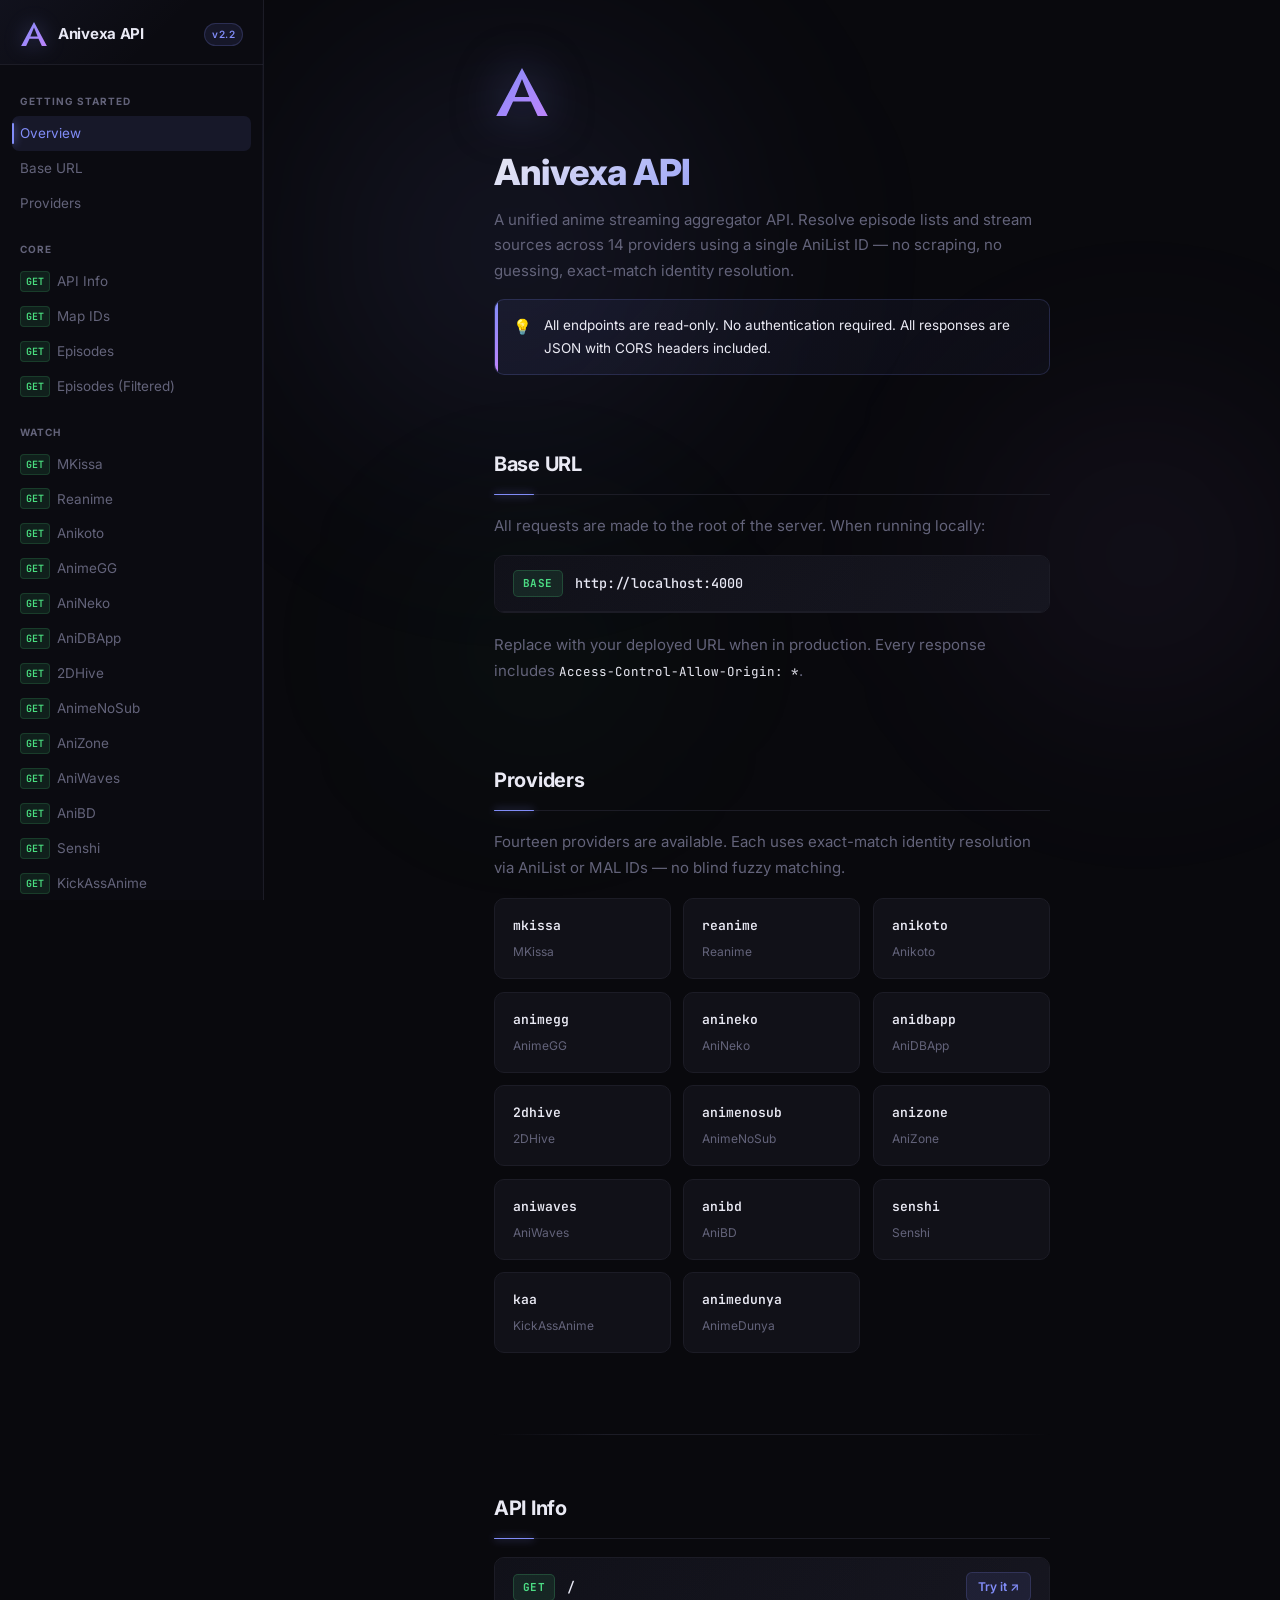
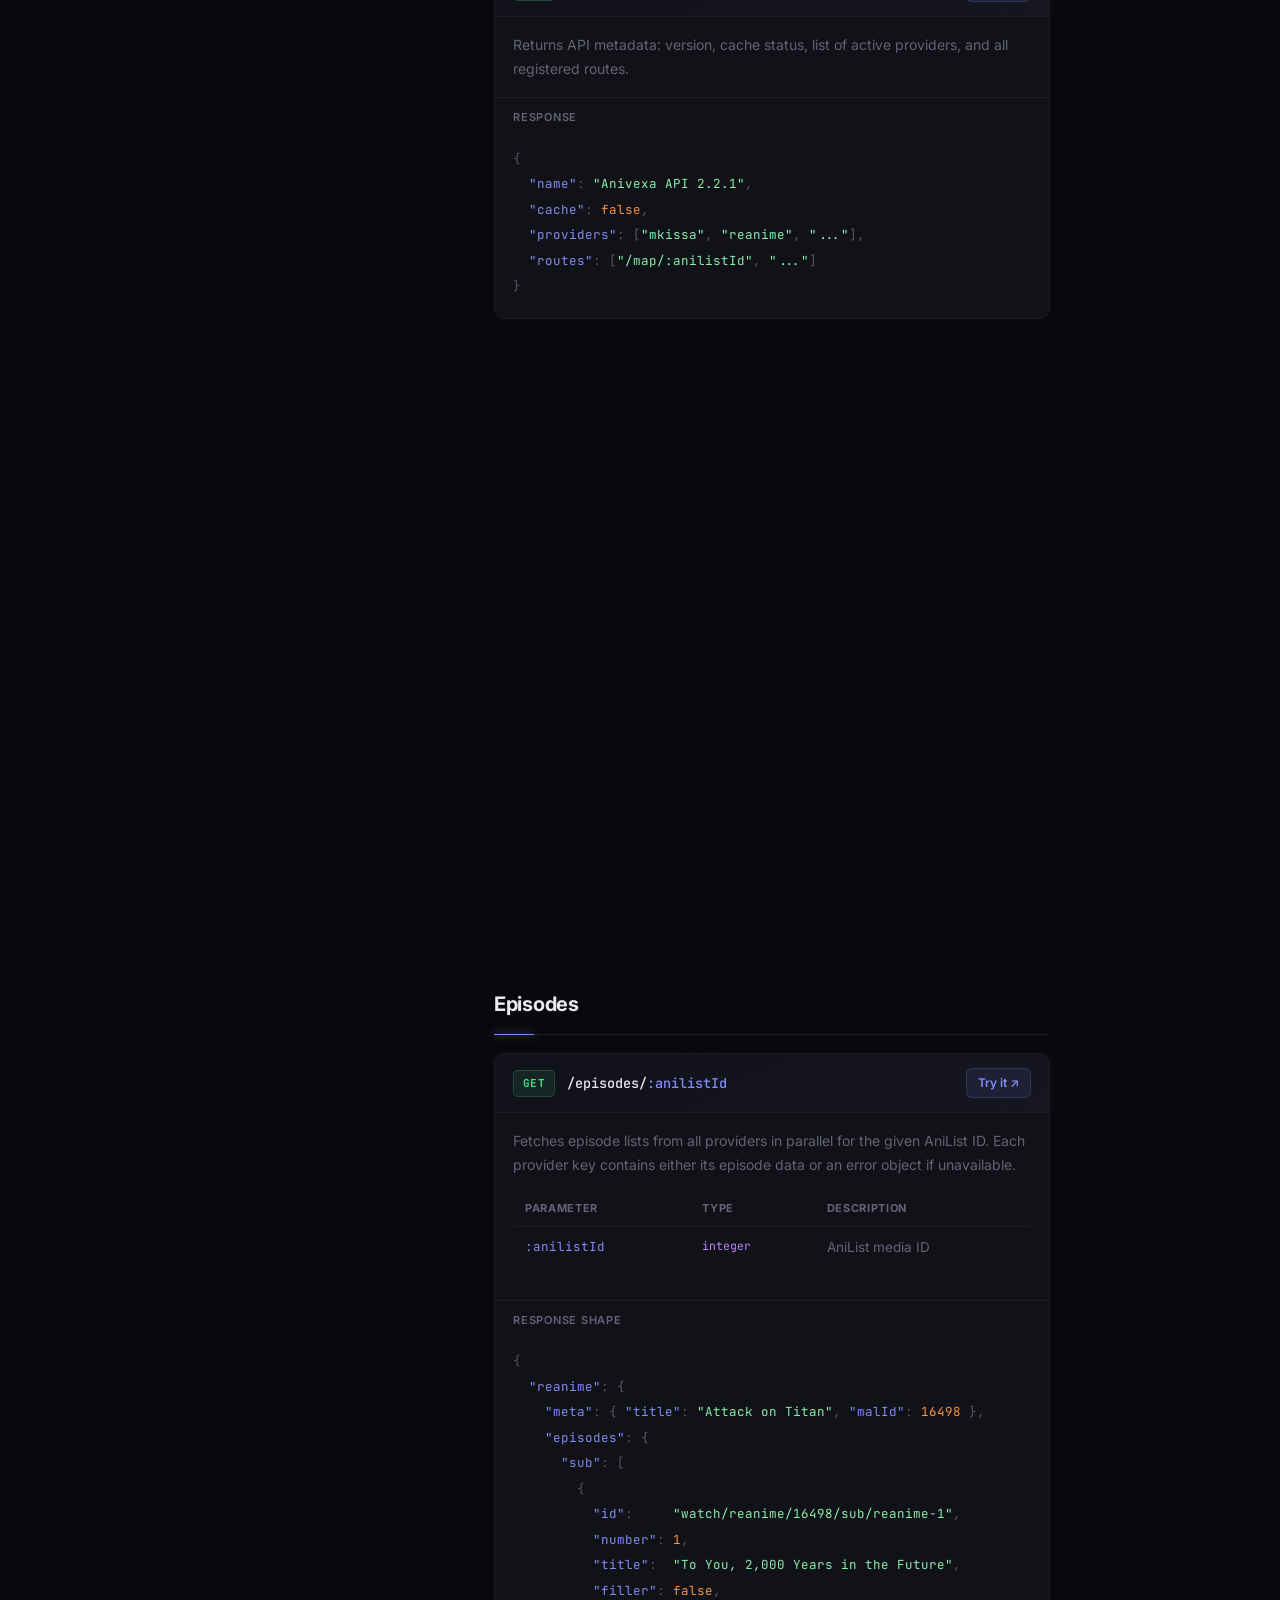
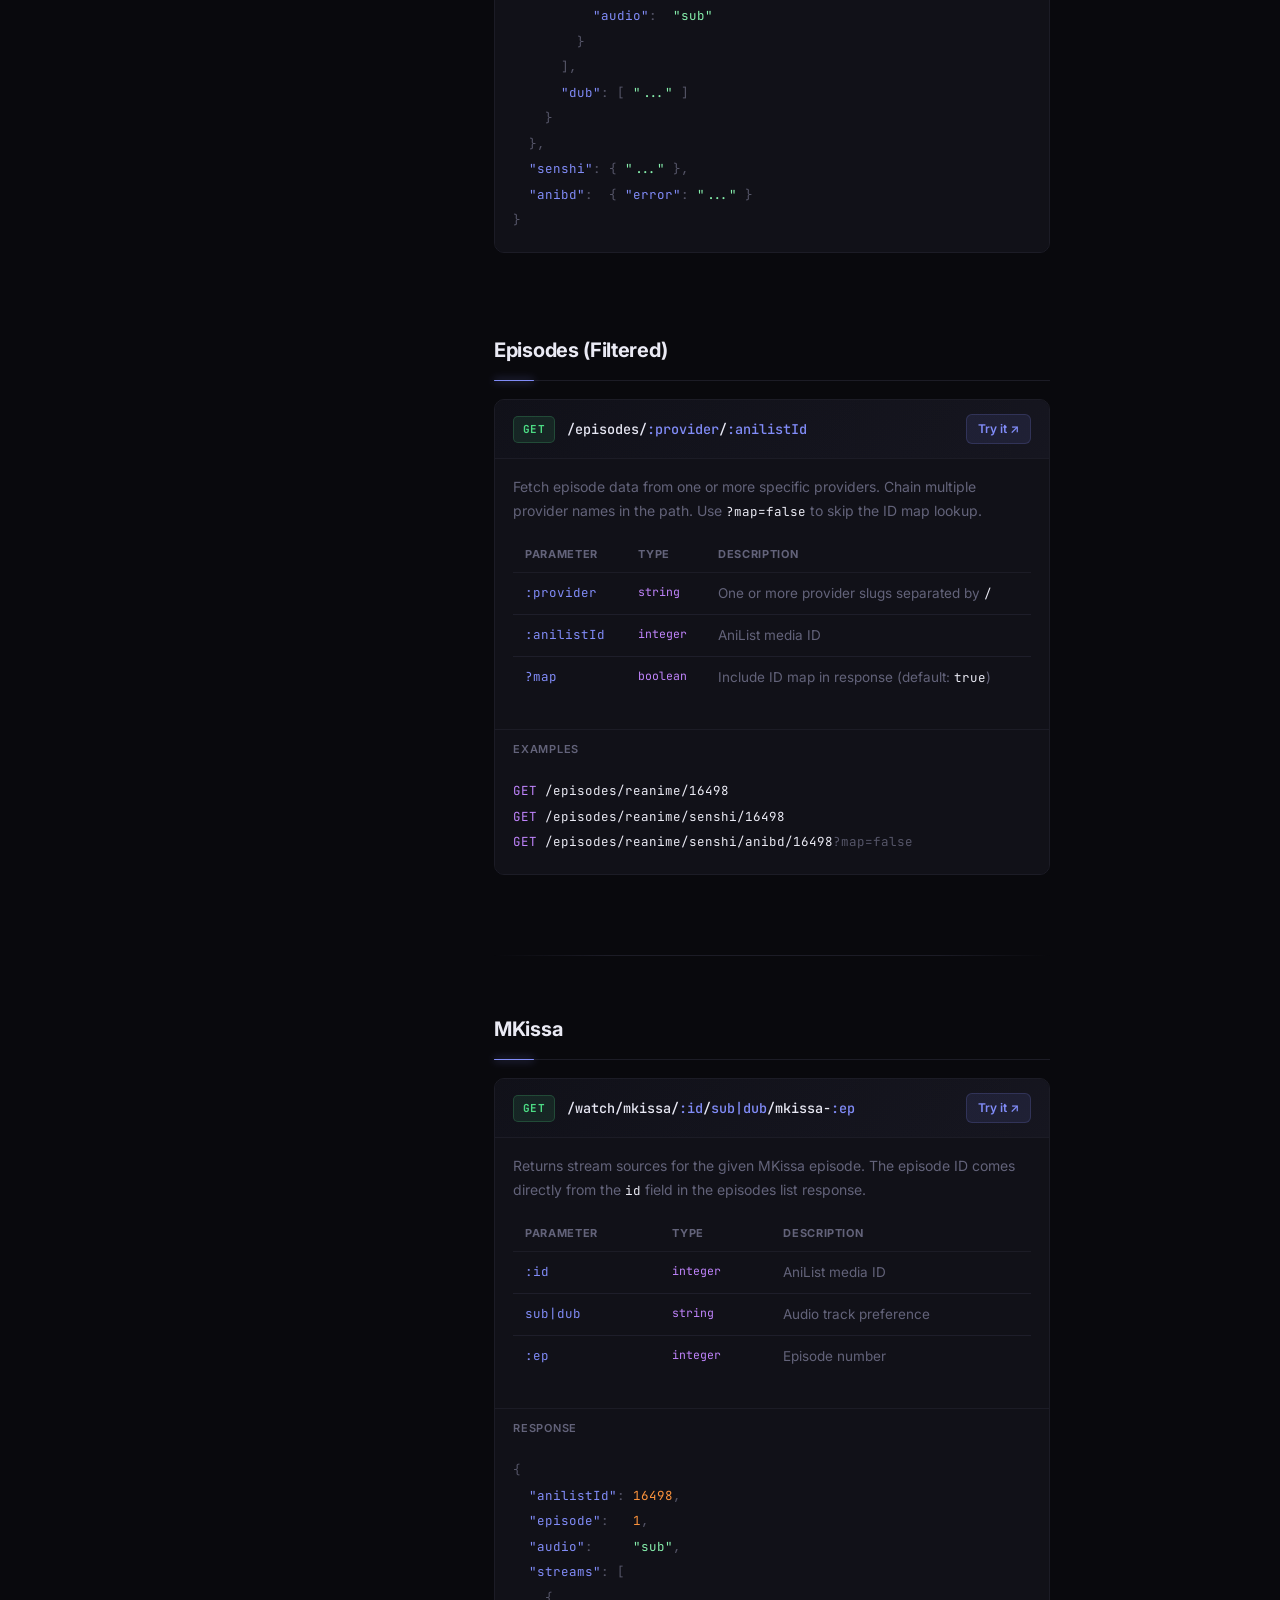
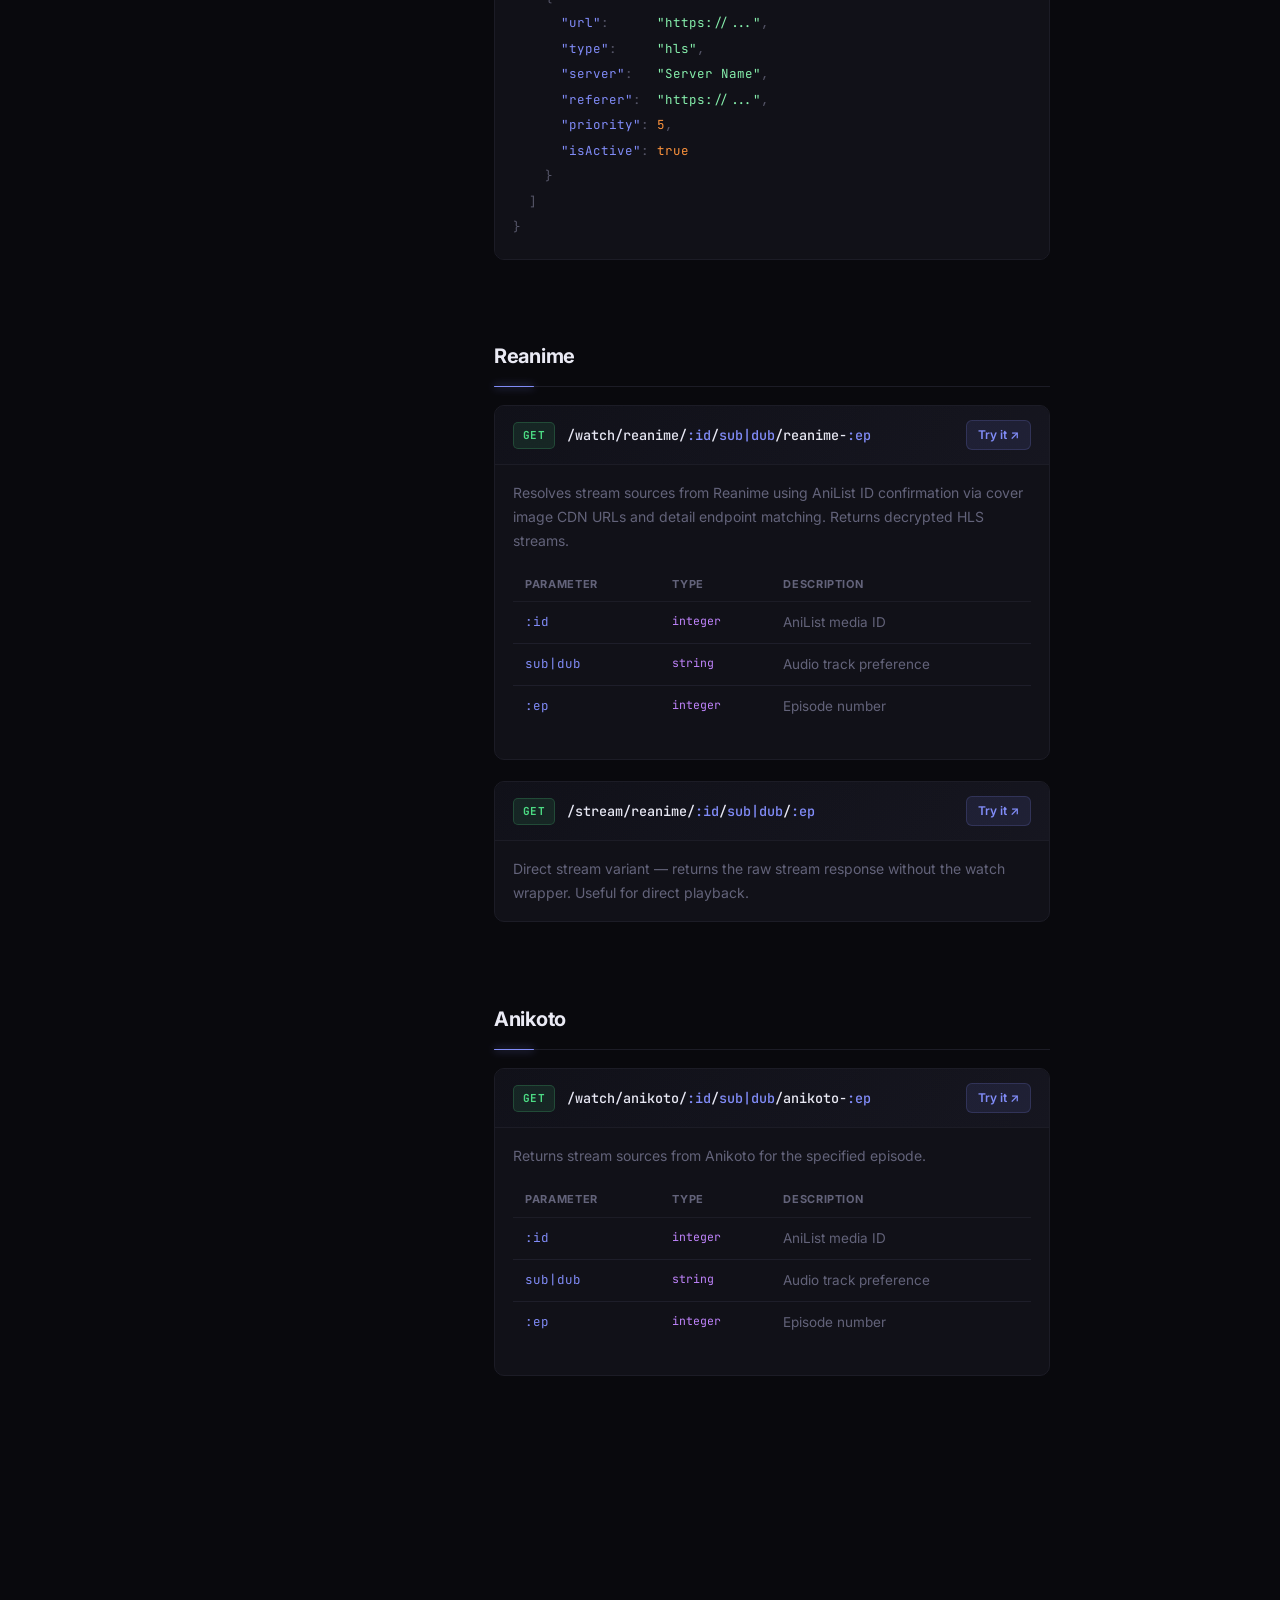
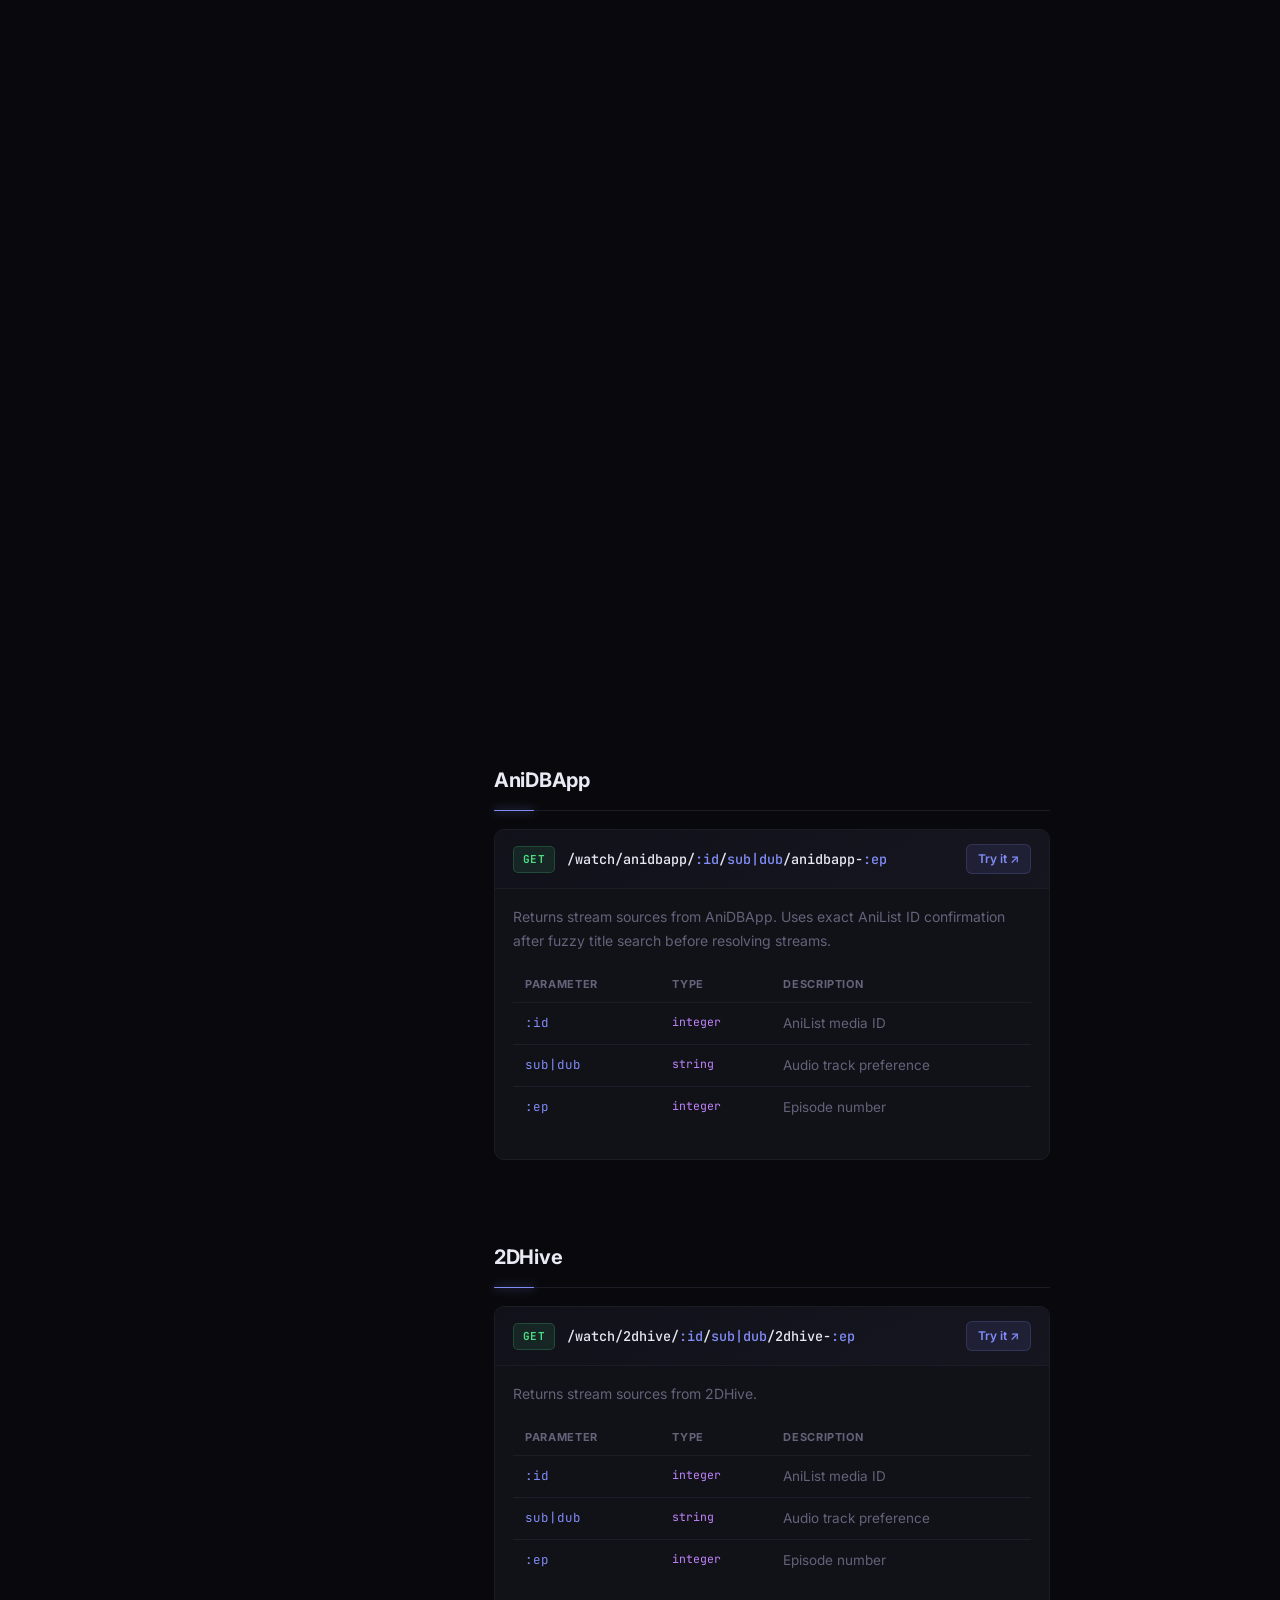
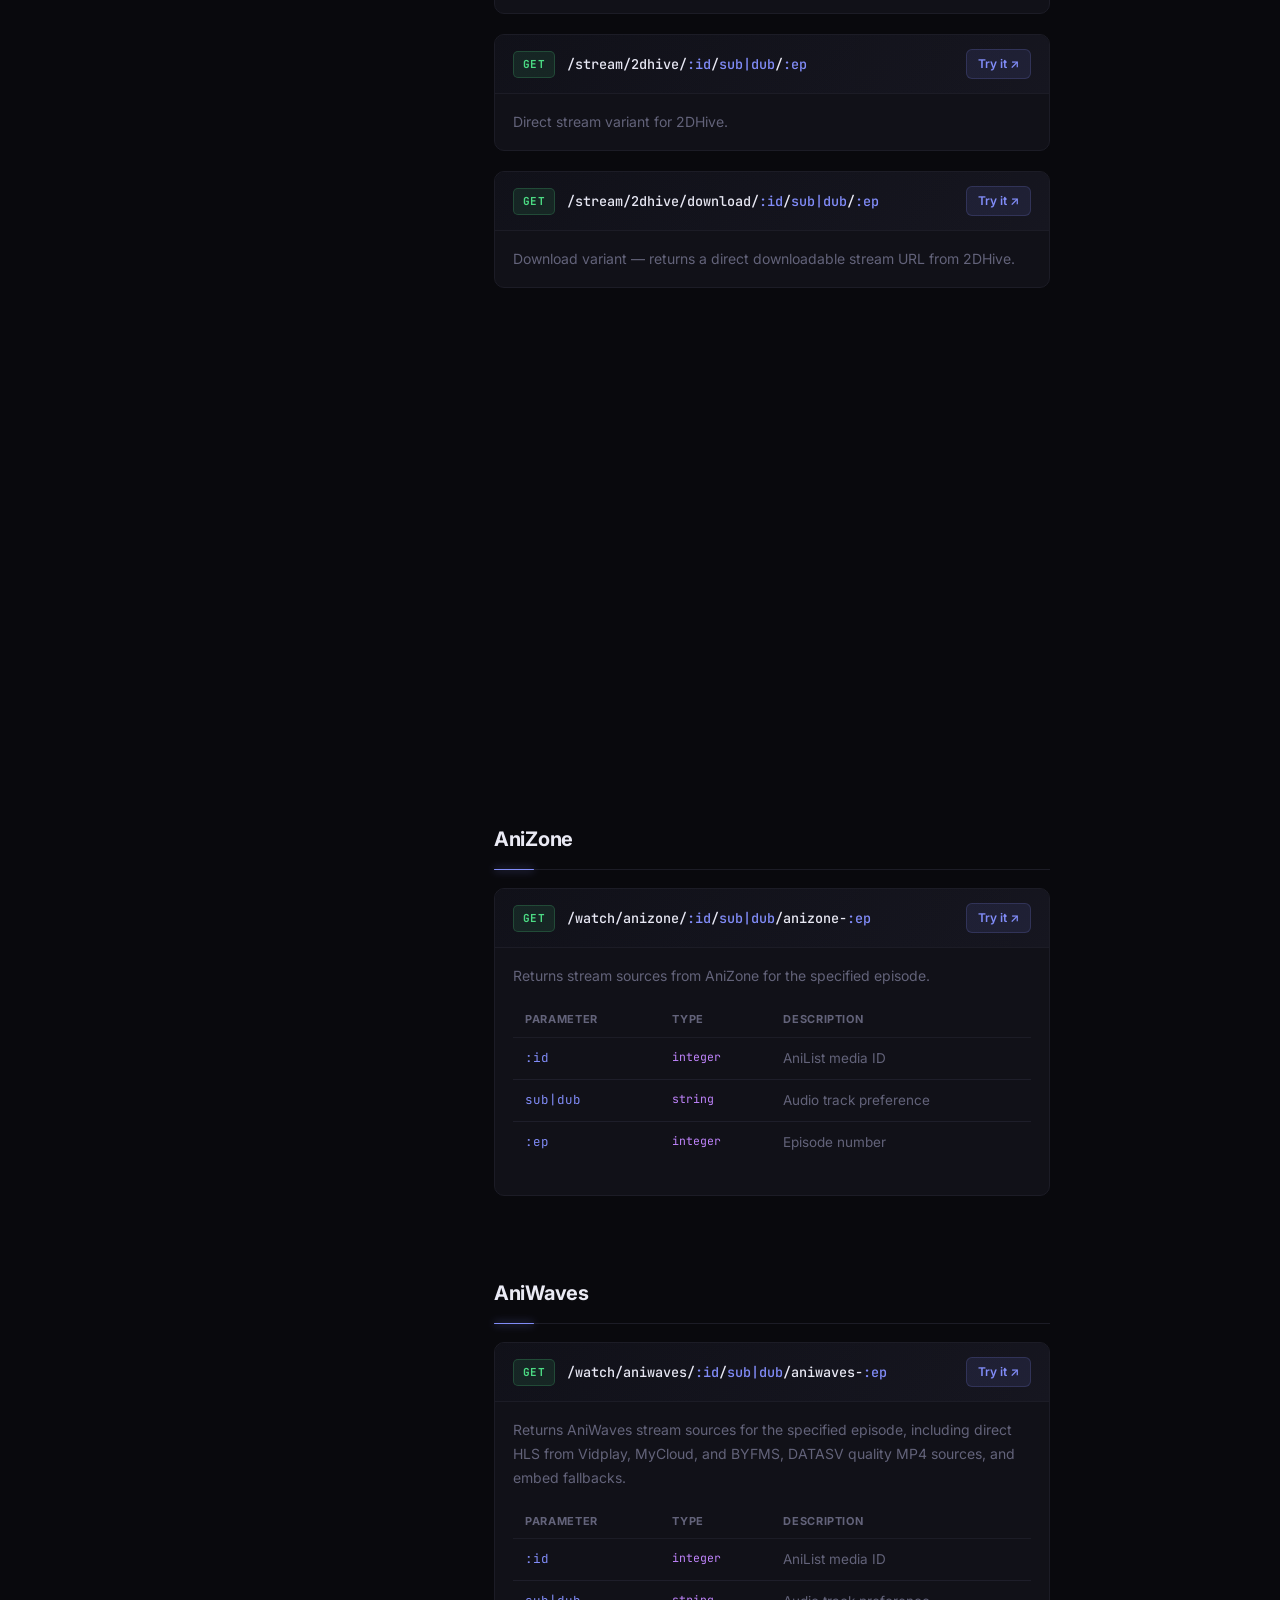
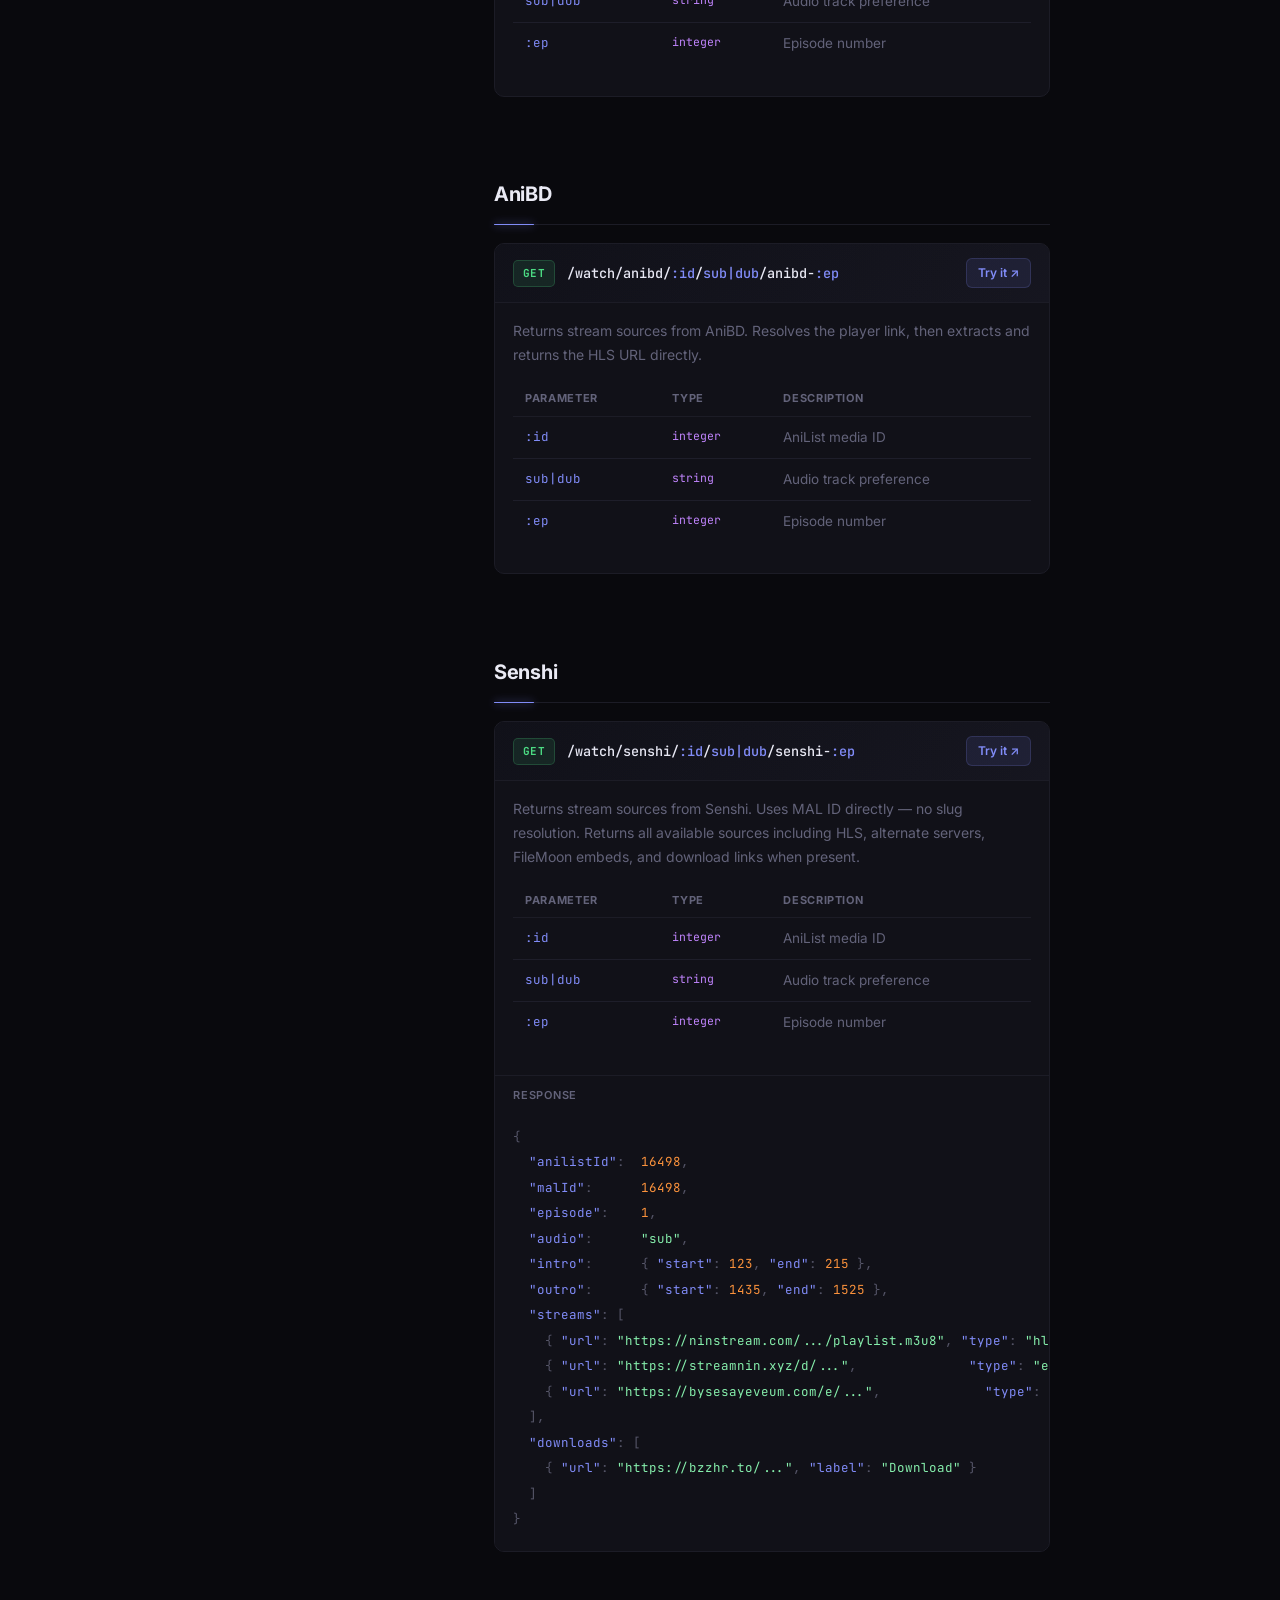
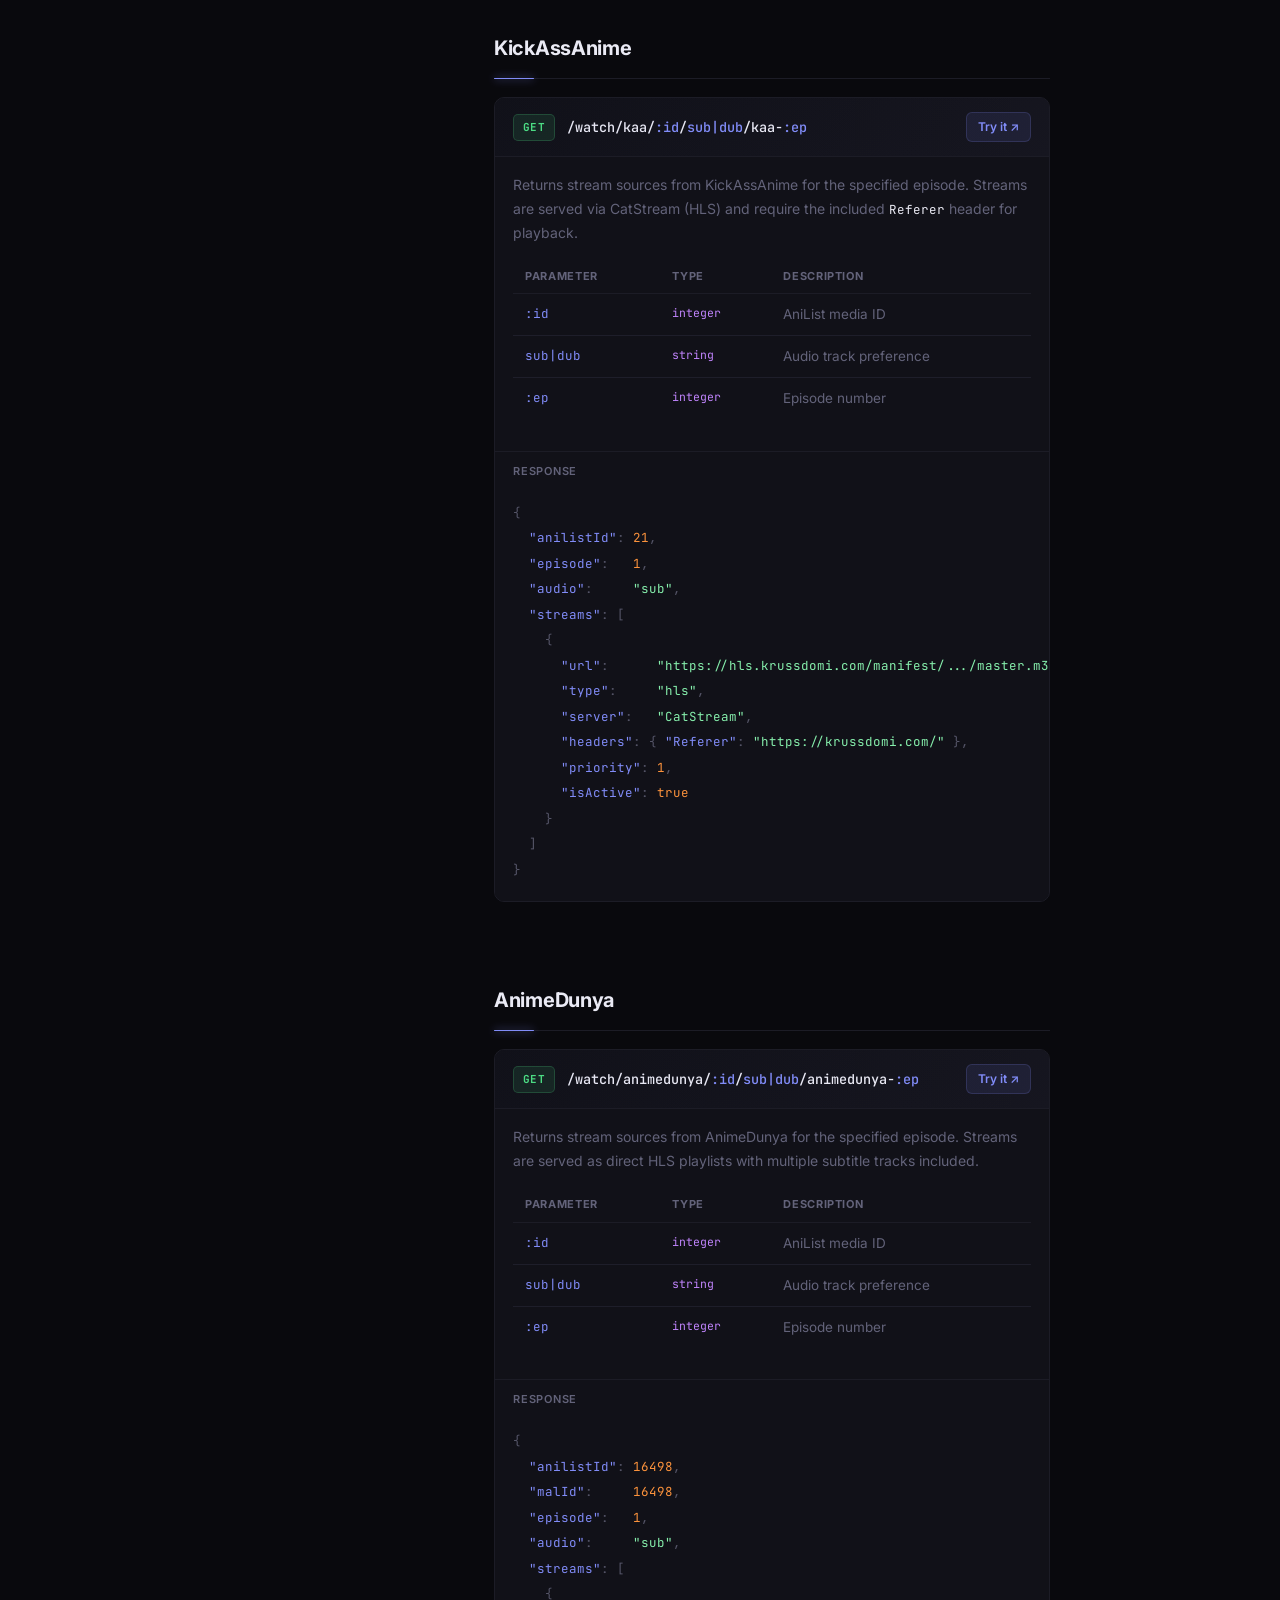
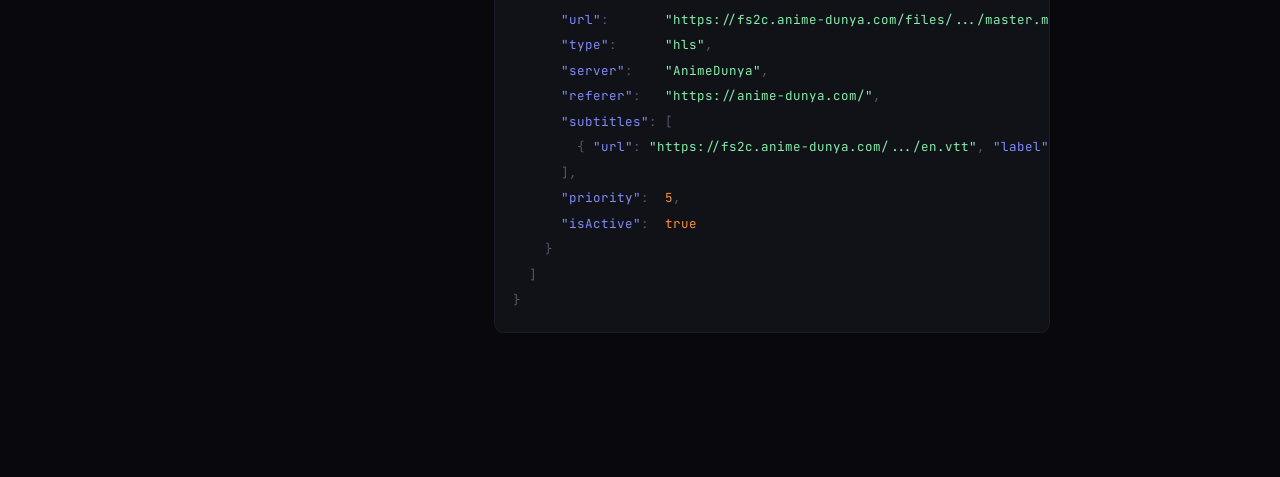
<file: docs/index.html>
<!DOCTYPE html>
<html lang="en">
<head>
  <meta charset="UTF-8"/>
  <meta name="viewport" content="width=device-width, initial-scale=1.0"/>
  <title>Anivexa API — Docs</title>
  <meta name="description" content="Anivexa API documentation — a unified anime streaming aggregator API with 14 providers, exact-match identity resolution via AniList IDs."/>
  <link rel="icon" type="image/svg+xml" href="logo.svg"/>
  <link rel="preconnect" href="https://fonts.googleapis.com"/>
  <link rel="preconnect" href="https://fonts.gstatic.com" crossorigin/>
  <link href="https://fonts.googleapis.com/css2?family=Inter:wght@400;500;600;700;800&family=JetBrains+Mono:wght@400;500;600&display=swap" rel="stylesheet"/>
  <link rel="stylesheet" href="style.css"/>
</head>
<body>

<div class="cursor-dot"  id="cursorDot"  aria-hidden="true"></div>
<div class="cursor-ring" id="cursorRing" aria-hidden="true"></div>

<div class="bg-orbs" aria-hidden="true">
  <div class="bg-orb bg-orb-1"></div>
  <div class="bg-orb bg-orb-2"></div>
  <div class="bg-orb bg-orb-3"></div>
</div>

<div class="overlay" id="overlay"></div>

<div class="topbar">
  <img src="logo.svg" alt="Anivexa"/>
  <span class="topbar-title">Anivexa</span>
  <button class="menu-btn" id="menuBtn" aria-label="Toggle menu">
    <span></span><span></span><span></span>
  </button>
</div>

<nav class="sidebar" id="sidebar">
    <div class="logo">
      <img src="logo.svg" alt="Anivexa"/>
      <span class="logo-text">Anivexa API</span>
      <span class="logo-version">v2.2</span>
    </div>
    <div class="nav">
      <div class="nav-section">
        <div class="nav-label">Getting Started</div>
        <a class="nav-item" href="#overview">Overview</a>
        <a class="nav-item" href="#base-url">Base URL</a>
        <a class="nav-item" href="#providers-ref">Providers</a>
      </div>
      <div class="nav-section">
        <div class="nav-label">Core</div>
        <a class="nav-item" href="#ep-info"><span class="method">GET</span>API Info</a>
        <a class="nav-item" href="#ep-map"><span class="method">GET</span>Map IDs</a>
        <a class="nav-item" href="#ep-episodes"><span class="method">GET</span>Episodes</a>
        <a class="nav-item" href="#ep-episodes-filtered"><span class="method">GET</span>Episodes (Filtered)</a>
      </div>
      <div class="nav-section">
        <div class="nav-label">Watch</div>
        <a class="nav-item" href="#watch-mkissa"><span class="method">GET</span>MKissa</a>
        <a class="nav-item" href="#watch-reanime"><span class="method">GET</span>Reanime</a>
        <a class="nav-item" href="#watch-anikoto"><span class="method">GET</span>Anikoto</a>
        <a class="nav-item" href="#watch-animegg"><span class="method">GET</span>AnimeGG</a>
        <a class="nav-item" href="#watch-anineko"><span class="method">GET</span>AniNeko</a>
        <a class="nav-item" href="#watch-anidbapp"><span class="method">GET</span>AniDBApp</a>
        <a class="nav-item" href="#watch-2dhive"><span class="method">GET</span>2DHive</a>
        <a class="nav-item" href="#watch-animenosub"><span class="method">GET</span>AnimeNoSub</a>
        <a class="nav-item" href="#watch-anizone"><span class="method">GET</span>AniZone</a>
        <a class="nav-item" href="#watch-aniwaves"><span class="method">GET</span>AniWaves</a>
        <a class="nav-item" href="#watch-anibd"><span class="method">GET</span>AniBD</a>
        <a class="nav-item" href="#watch-senshi"><span class="method">GET</span>Senshi</a>
        <a class="nav-item" href="#watch-kaa"><span class="method">GET</span>KickAssAnime</a>
        <a class="nav-item" href="#watch-animedunya"><span class="method">GET</span>AnimeDunya</a>
      </div>
    </div>
  </nav>

<div class="layout">

  <main class="main">

    <section class="section section-hero" id="overview">
      <img src="logo.svg" alt="Anivexa" class="hero-logo"/>
      <h1>Anivexa API</h1>
      <p>A unified anime streaming aggregator API. Resolve episode lists and stream sources across 14 providers using a single AniList ID — no scraping, no guessing, exact-match identity resolution.</p>
      <div class="callout">
        <span class="callout-icon">💡</span>
        <span>All endpoints are read-only. No authentication required. All responses are JSON with CORS headers included.</span>
      </div>
    </section>

    <section class="section" id="base-url">
      <h2>Base URL</h2>
      <p>All requests are made to the root of the server. When running locally:</p>
      <div class="endpoint">
        <div class="endpoint-head">
          <span class="method-pill get">BASE</span>
          <span class="endpoint-path">http://localhost:4000</span>
        </div>
      </div>
      <p>Replace with your deployed URL when in production. Every response includes <code>Access-Control-Allow-Origin: *</code>.</p>
    </section>

    <section class="section" id="providers-ref">
      <h2>Providers</h2>
      <p>Fourteen providers are available. Each uses exact-match identity resolution via AniList or MAL IDs — no blind fuzzy matching.</p>
      <div class="provider-grid">
        <div class="provider-card" style="--i:0"><div class="provider-name">mkissa</div><div class="provider-meta">MKissa</div></div>
        <div class="provider-card" style="--i:1"><div class="provider-name">reanime</div><div class="provider-meta">Reanime</div></div>
        <div class="provider-card" style="--i:2"><div class="provider-name">anikoto</div><div class="provider-meta">Anikoto</div></div>
        <div class="provider-card" style="--i:3"><div class="provider-name">animegg</div><div class="provider-meta">AnimeGG</div></div>
        <div class="provider-card" style="--i:4"><div class="provider-name">anineko</div><div class="provider-meta">AniNeko</div></div>
        <div class="provider-card" style="--i:5"><div class="provider-name">anidbapp</div><div class="provider-meta">AniDBApp</div></div>
        <div class="provider-card" style="--i:6"><div class="provider-name">2dhive</div><div class="provider-meta">2DHive</div></div>
        <div class="provider-card" style="--i:7"><div class="provider-name">animenosub</div><div class="provider-meta">AnimeNoSub</div></div>
        <div class="provider-card" style="--i:8"><div class="provider-name">anizone</div><div class="provider-meta">AniZone</div></div>
        <div class="provider-card" style="--i:9"><div class="provider-name">aniwaves</div><div class="provider-meta">AniWaves</div></div>
        <div class="provider-card" style="--i:10"><div class="provider-name">anibd</div><div class="provider-meta">AniBD</div></div>
        <div class="provider-card" style="--i:11"><div class="provider-name">senshi</div><div class="provider-meta">Senshi</div></div>
        <div class="provider-card" style="--i:12"><div class="provider-name">kaa</div><div class="provider-meta">KickAssAnime</div></div>
        <div class="provider-card" style="--i:13"><div class="provider-name">animedunya</div><div class="provider-meta">AnimeDunya</div></div>
      </div>
    </section>

    <hr class="divider"/>

    <section class="section" id="ep-info">
      <h2>API Info</h2>
      <div class="endpoint">
        <div class="endpoint-head">
          <span class="method-pill get">GET</span>
          <span class="endpoint-path">/</span>
          <a class="try-btn" href="/" target="_blank">Try it ↗</a>
        </div>
        <div class="endpoint-body">
          <p class="endpoint-desc">Returns API metadata: version, cache status, list of active providers, and all registered routes.</p>
        </div>
        <div class="code-label">Response</div>
        <pre><code><span class="p">{</span>
  <span class="n">"name"</span><span class="p">:</span> <span class="s">"Anivexa API 2.2.1"</span><span class="p">,</span>
  <span class="n">"cache"</span><span class="p">:</span> <span class="b">false</span><span class="p">,</span>
  <span class="n">"providers"</span><span class="p">: [</span><span class="s">"mkissa"</span><span class="p">,</span> <span class="s">"reanime"</span><span class="p">,</span> <span class="s">"..."</span><span class="p">],</span>
  <span class="n">"routes"</span><span class="p">: [</span><span class="s">"/map/:anilistId"</span><span class="p">,</span> <span class="s">"..."</span><span class="p">]</span>
<span class="p">}</span></code></pre>
      </div>
    </section>

    <section class="section" id="ep-map">
      <h2>Map IDs</h2>
      <div class="endpoint">
        <div class="endpoint-head">
          <span class="method-pill get">GET</span>
          <span class="endpoint-path">/map/<span class="param">:anilistId</span></span>
          <a class="try-btn" href="/map/16498" target="_blank">Try it ↗</a>
        </div>
        <div class="endpoint-body">
          <p class="endpoint-desc">Resolves an AniList ID to its equivalents across other databases (MAL, Kitsu, etc.).</p>
          <table class="params-table">
            <thead><tr><th>Parameter</th><th>Type</th><th>Description</th></tr></thead>
            <tbody>
              <tr><td class="param-name">:anilistId</td><td class="param-type">integer</td><td class="param-desc">AniList media ID</td></tr>
            </tbody>
          </table>
        </div>
        <div class="code-label">Example — /map/16498</div>
        <pre><code><span class="p">{</span>
  <span class="n">"anilistId"</span><span class="p">:</span> <span class="b">16498</span><span class="p">,</span>
  <span class="n">"malId"</span><span class="p">:</span> <span class="b">16498</span><span class="p">,</span>
  <span class="n">"kitsuId"</span><span class="p">:</span> <span class="b">7442</span>
<span class="p">}</span></code></pre>
      </div>
    </section>

    <section class="section" id="ep-episodes">
      <h2>Episodes</h2>
      <div class="endpoint">
        <div class="endpoint-head">
          <span class="method-pill get">GET</span>
          <span class="endpoint-path">/episodes/<span class="param">:anilistId</span></span>
          <a class="try-btn" href="/episodes/16498" target="_blank">Try it ↗</a>
        </div>
        <div class="endpoint-body">
          <p class="endpoint-desc">Fetches episode lists from all providers in parallel for the given AniList ID. Each provider key contains either its episode data or an error object if unavailable.</p>
          <table class="params-table">
            <thead><tr><th>Parameter</th><th>Type</th><th>Description</th></tr></thead>
            <tbody>
              <tr><td class="param-name">:anilistId</td><td class="param-type">integer</td><td class="param-desc">AniList media ID</td></tr>
            </tbody>
          </table>
        </div>
        <div class="code-label">Response shape</div>
        <pre><code><span class="p">{</span>
  <span class="n">"reanime"</span><span class="p">: {</span>
    <span class="n">"meta"</span><span class="p">: {</span> <span class="n">"title"</span><span class="p">:</span> <span class="s">"Attack on Titan"</span><span class="p">,</span> <span class="n">"malId"</span><span class="p">:</span> <span class="b">16498</span> <span class="p">},</span>
    <span class="n">"episodes"</span><span class="p">: {</span>
      <span class="n">"sub"</span><span class="p">: [</span>
        <span class="p">{</span>
          <span class="n">"id"</span><span class="p">:</span>     <span class="s">"watch/reanime/16498/sub/reanime-1"</span><span class="p">,</span>
          <span class="n">"number"</span><span class="p">:</span> <span class="b">1</span><span class="p">,</span>
          <span class="n">"title"</span><span class="p">:</span>  <span class="s">"To You, 2,000 Years in the Future"</span><span class="p">,</span>
          <span class="n">"filler"</span><span class="p">:</span> <span class="b">false</span><span class="p">,</span>
          <span class="n">"audio"</span><span class="p">:</span>  <span class="s">"sub"</span>
        <span class="p">}</span>
      <span class="p">],</span>
      <span class="n">"dub"</span><span class="p">: [</span> <span class="s">"..."</span> <span class="p">]</span>
    <span class="p">}</span>
  <span class="p">},</span>
  <span class="n">"senshi"</span><span class="p">: {</span> <span class="s">"..."</span> <span class="p">},</span>
  <span class="n">"anibd"</span><span class="p">:</span>  <span class="p">{</span> <span class="n">"error"</span><span class="p">:</span> <span class="s">"..."</span> <span class="p">}</span>
<span class="p">}</span></code></pre>
      </div>
    </section>

    <section class="section" id="ep-episodes-filtered">
      <h2>Episodes (Filtered)</h2>
      <div class="endpoint">
        <div class="endpoint-head">
          <span class="method-pill get">GET</span>
          <span class="endpoint-path">/episodes/<span class="param">:provider</span>/<span class="param">:anilistId</span></span>
          <a class="try-btn" href="/episodes/reanime/16498" target="_blank">Try it ↗</a>
        </div>
        <div class="endpoint-body">
          <p class="endpoint-desc">Fetch episode data from one or more specific providers. Chain multiple provider names in the path. Use <code>?map=false</code> to skip the ID map lookup.</p>
          <table class="params-table">
            <thead><tr><th>Parameter</th><th>Type</th><th>Description</th></tr></thead>
            <tbody>
              <tr><td class="param-name">:provider</td><td class="param-type">string</td><td class="param-desc">One or more provider slugs separated by <code>/</code></td></tr>
              <tr><td class="param-name">:anilistId</td><td class="param-type">integer</td><td class="param-desc">AniList media ID</td></tr>
              <tr><td class="param-name">?map</td><td class="param-type">boolean</td><td class="param-desc">Include ID map in response (default: <code>true</code>)</td></tr>
            </tbody>
          </table>
        </div>
        <div class="code-label">Examples</div>
        <pre><code><span class="k">GET</span> /episodes/reanime/16498
<span class="k">GET</span> /episodes/reanime/senshi/16498
<span class="k">GET</span> /episodes/reanime/senshi/anibd/16498<span class="p">?map=false</span></code></pre>
      </div>
    </section>

    <hr class="divider"/>

    <section class="section" id="watch-mkissa">
      <h2>MKissa</h2>
      <div class="endpoint">
        <div class="endpoint-head">
          <span class="method-pill get">GET</span>
          <span class="endpoint-path">/watch/mkissa/<span class="param">:id</span>/<span class="param">sub|dub</span>/mkissa-<span class="param">:ep</span></span>
          <a class="try-btn" href="/watch/mkissa/16498/sub/mkissa-1" target="_blank">Try it ↗</a>
        </div>
        <div class="endpoint-body">
          <p class="endpoint-desc">Returns stream sources for the given MKissa episode. The episode ID comes directly from the <code>id</code> field in the episodes list response.</p>
          <table class="params-table">
            <thead><tr><th>Parameter</th><th>Type</th><th>Description</th></tr></thead>
            <tbody>
              <tr><td class="param-name">:id</td><td class="param-type">integer</td><td class="param-desc">AniList media ID</td></tr>
              <tr><td class="param-name">sub|dub</td><td class="param-type">string</td><td class="param-desc">Audio track preference</td></tr>
              <tr><td class="param-name">:ep</td><td class="param-type">integer</td><td class="param-desc">Episode number</td></tr>
            </tbody>
          </table>
        </div>
        <div class="code-label">Response</div>
        <pre><code><span class="p">{</span>
  <span class="n">"anilistId"</span><span class="p">:</span> <span class="b">16498</span><span class="p">,</span>
  <span class="n">"episode"</span><span class="p">:</span>   <span class="b">1</span><span class="p">,</span>
  <span class="n">"audio"</span><span class="p">:</span>     <span class="s">"sub"</span><span class="p">,</span>
  <span class="n">"streams"</span><span class="p">: [</span>
    <span class="p">{</span>
      <span class="n">"url"</span><span class="p">:</span>      <span class="s">"https://..."</span><span class="p">,</span>
      <span class="n">"type"</span><span class="p">:</span>     <span class="s">"hls"</span><span class="p">,</span>
      <span class="n">"server"</span><span class="p">:</span>   <span class="s">"Server Name"</span><span class="p">,</span>
      <span class="n">"referer"</span><span class="p">:</span>  <span class="s">"https://..."</span><span class="p">,</span>
      <span class="n">"priority"</span><span class="p">:</span> <span class="b">5</span><span class="p">,</span>
      <span class="n">"isActive"</span><span class="p">:</span> <span class="b">true</span>
    <span class="p">}</span>
  <span class="p">]</span>
<span class="p">}</span></code></pre>
      </div>
    </section>

    <section class="section" id="watch-reanime">
      <h2>Reanime</h2>
      <div class="endpoint">
        <div class="endpoint-head">
          <span class="method-pill get">GET</span>
          <span class="endpoint-path">/watch/reanime/<span class="param">:id</span>/<span class="param">sub|dub</span>/reanime-<span class="param">:ep</span></span>
          <a class="try-btn" href="/watch/reanime/16498/sub/reanime-1" target="_blank">Try it ↗</a>
        </div>
        <div class="endpoint-body">
          <p class="endpoint-desc">Resolves stream sources from Reanime using AniList ID confirmation via cover image CDN URLs and detail endpoint matching. Returns decrypted HLS streams.</p>
          <table class="params-table">
            <thead><tr><th>Parameter</th><th>Type</th><th>Description</th></tr></thead>
            <tbody>
              <tr><td class="param-name">:id</td><td class="param-type">integer</td><td class="param-desc">AniList media ID</td></tr>
              <tr><td class="param-name">sub|dub</td><td class="param-type">string</td><td class="param-desc">Audio track preference</td></tr>
              <tr><td class="param-name">:ep</td><td class="param-type">integer</td><td class="param-desc">Episode number</td></tr>
            </tbody>
          </table>
        </div>
      </div>
      <div class="endpoint">
        <div class="endpoint-head">
          <span class="method-pill get">GET</span>
          <span class="endpoint-path">/stream/reanime/<span class="param">:id</span>/<span class="param">sub|dub</span>/<span class="param">:ep</span></span>
          <a class="try-btn" href="/stream/reanime/16498/sub/1" target="_blank">Try it ↗</a>
        </div>
        <div class="endpoint-body">
          <p class="endpoint-desc">Direct stream variant — returns the raw stream response without the watch wrapper. Useful for direct playback.</p>
        </div>
      </div>
    </section>

    <section class="section" id="watch-anikoto">
      <h2>Anikoto</h2>
      <div class="endpoint">
        <div class="endpoint-head">
          <span class="method-pill get">GET</span>
          <span class="endpoint-path">/watch/anikoto/<span class="param">:id</span>/<span class="param">sub|dub</span>/anikoto-<span class="param">:ep</span></span>
          <a class="try-btn" href="/watch/anikoto/16498/sub/anikoto-1" target="_blank">Try it ↗</a>
        </div>
        <div class="endpoint-body">
          <p class="endpoint-desc">Returns stream sources from Anikoto for the specified episode.</p>
          <table class="params-table">
            <thead><tr><th>Parameter</th><th>Type</th><th>Description</th></tr></thead>
            <tbody>
              <tr><td class="param-name">:id</td><td class="param-type">integer</td><td class="param-desc">AniList media ID</td></tr>
              <tr><td class="param-name">sub|dub</td><td class="param-type">string</td><td class="param-desc">Audio track preference</td></tr>
              <tr><td class="param-name">:ep</td><td class="param-type">integer</td><td class="param-desc">Episode number</td></tr>
            </tbody>
          </table>
        </div>
      </div>
    </section>

    <section class="section" id="watch-animegg">
      <h2>AnimeGG</h2>
      <div class="endpoint">
        <div class="endpoint-head">
          <span class="method-pill get">GET</span>
          <span class="endpoint-path">/watch/animegg/<span class="param">:id</span>/<span class="param">sub|dub</span>/animegg-<span class="param">:ep</span></span>
          <a class="try-btn" href="/watch/animegg/16498/sub/animegg-1" target="_blank">Try it ↗</a>
        </div>
        <div class="endpoint-body">
          <p class="endpoint-desc">Returns stream sources from AnimeGG for the specified episode.</p>
          <table class="params-table">
            <thead><tr><th>Parameter</th><th>Type</th><th>Description</th></tr></thead>
            <tbody>
              <tr><td class="param-name">:id</td><td class="param-type">integer</td><td class="param-desc">AniList media ID</td></tr>
              <tr><td class="param-name">sub|dub</td><td class="param-type">string</td><td class="param-desc">Audio track preference</td></tr>
              <tr><td class="param-name">:ep</td><td class="param-type">integer</td><td class="param-desc">Episode number</td></tr>
            </tbody>
          </table>
        </div>
      </div>
    </section>

    <section class="section" id="watch-anineko">
      <h2>AniNeko</h2>
      <div class="endpoint">
        <div class="endpoint-head">
          <span class="method-pill get">GET</span>
          <span class="endpoint-path">/watch/anineko/<span class="param">:id</span>/<span class="param">sub|dub</span>/anineko-<span class="param">:ep</span></span>
          <a class="try-btn" href="/watch/anineko/16498/sub/anineko-1" target="_blank">Try it ↗</a>
        </div>
        <div class="endpoint-body">
          <p class="endpoint-desc">Returns stream sources from AniNeko for the specified episode.</p>
          <table class="params-table">
            <thead><tr><th>Parameter</th><th>Type</th><th>Description</th></tr></thead>
            <tbody>
              <tr><td class="param-name">:id</td><td class="param-type">integer</td><td class="param-desc">AniList media ID</td></tr>
              <tr><td class="param-name">sub|dub</td><td class="param-type">string</td><td class="param-desc">Audio track preference</td></tr>
              <tr><td class="param-name">:ep</td><td class="param-type">integer</td><td class="param-desc">Episode number</td></tr>
            </tbody>
          </table>
        </div>
      </div>
    </section>

    <section class="section" id="watch-anidbapp">
      <h2>AniDBApp</h2>
      <div class="endpoint">
        <div class="endpoint-head">
          <span class="method-pill get">GET</span>
          <span class="endpoint-path">/watch/anidbapp/<span class="param">:id</span>/<span class="param">sub|dub</span>/anidbapp-<span class="param">:ep</span></span>
          <a class="try-btn" href="/watch/anidbapp/16498/sub/anidbapp-1" target="_blank">Try it ↗</a>
        </div>
        <div class="endpoint-body">
          <p class="endpoint-desc">Returns stream sources from AniDBApp. Uses exact AniList ID confirmation after fuzzy title search before resolving streams.</p>
          <table class="params-table">
            <thead><tr><th>Parameter</th><th>Type</th><th>Description</th></tr></thead>
            <tbody>
              <tr><td class="param-name">:id</td><td class="param-type">integer</td><td class="param-desc">AniList media ID</td></tr>
              <tr><td class="param-name">sub|dub</td><td class="param-type">string</td><td class="param-desc">Audio track preference</td></tr>
              <tr><td class="param-name">:ep</td><td class="param-type">integer</td><td class="param-desc">Episode number</td></tr>
            </tbody>
          </table>
        </div>
      </div>
    </section>

    <section class="section" id="watch-2dhive">
      <h2>2DHive</h2>
      <div class="endpoint">
        <div class="endpoint-head">
          <span class="method-pill get">GET</span>
          <span class="endpoint-path">/watch/2dhive/<span class="param">:id</span>/<span class="param">sub|dub</span>/2dhive-<span class="param">:ep</span></span>
          <a class="try-btn" href="/watch/2dhive/16498/sub/2dhive-1" target="_blank">Try it ↗</a>
        </div>
        <div class="endpoint-body">
          <p class="endpoint-desc">Returns stream sources from 2DHive.</p>
          <table class="params-table">
            <thead><tr><th>Parameter</th><th>Type</th><th>Description</th></tr></thead>
            <tbody>
              <tr><td class="param-name">:id</td><td class="param-type">integer</td><td class="param-desc">AniList media ID</td></tr>
              <tr><td class="param-name">sub|dub</td><td class="param-type">string</td><td class="param-desc">Audio track preference</td></tr>
              <tr><td class="param-name">:ep</td><td class="param-type">integer</td><td class="param-desc">Episode number</td></tr>
            </tbody>
          </table>
        </div>
      </div>
      <div class="endpoint">
        <div class="endpoint-head">
          <span class="method-pill get">GET</span>
          <span class="endpoint-path">/stream/2dhive/<span class="param">:id</span>/<span class="param">sub|dub</span>/<span class="param">:ep</span></span>
          <a class="try-btn" href="/stream/2dhive/16498/sub/1" target="_blank">Try it ↗</a>
        </div>
        <div class="endpoint-body">
          <p class="endpoint-desc">Direct stream variant for 2DHive.</p>
        </div>
      </div>
      <div class="endpoint">
        <div class="endpoint-head">
          <span class="method-pill get">GET</span>
          <span class="endpoint-path">/stream/2dhive/download/<span class="param">:id</span>/<span class="param">sub|dub</span>/<span class="param">:ep</span></span>
          <a class="try-btn" href="/stream/2dhive/download/16498/sub/1" target="_blank">Try it ↗</a>
        </div>
        <div class="endpoint-body">
          <p class="endpoint-desc">Download variant — returns a direct downloadable stream URL from 2DHive.</p>
        </div>
      </div>
    </section>

    <section class="section" id="watch-animenosub">
      <h2>AnimeNoSub</h2>
      <div class="endpoint">
        <div class="endpoint-head">
          <span class="method-pill get">GET</span>
          <span class="endpoint-path">/watch/animenosub/<span class="param">:id</span>/<span class="param">sub|dub</span>/animenosub-<span class="param">:ep</span></span>
          <a class="try-btn" href="/watch/animenosub/199547/sub/animenosub-1" target="_blank">Try it ↗</a>
        </div>
        <div class="endpoint-body">
          <p class="endpoint-desc">Returns stream sources from AnimeNoSub for the specified episode.</p>
          <table class="params-table">
            <thead><tr><th>Parameter</th><th>Type</th><th>Description</th></tr></thead>
            <tbody>
              <tr><td class="param-name">:id</td><td class="param-type">integer</td><td class="param-desc">AniList media ID</td></tr>
              <tr><td class="param-name">sub|dub</td><td class="param-type">string</td><td class="param-desc">Audio track preference</td></tr>
              <tr><td class="param-name">:ep</td><td class="param-type">integer</td><td class="param-desc">Episode number</td></tr>
            </tbody>
          </table>
        </div>
      </div>
    </section>

    <section class="section" id="watch-anizone">
      <h2>AniZone</h2>
      <div class="endpoint">
        <div class="endpoint-head">
          <span class="method-pill get">GET</span>
          <span class="endpoint-path">/watch/anizone/<span class="param">:id</span>/<span class="param">sub|dub</span>/anizone-<span class="param">:ep</span></span>
          <a class="try-btn" href="/watch/anizone/199547/sub/anizone-1" target="_blank">Try it ↗</a>
        </div>
        <div class="endpoint-body">
          <p class="endpoint-desc">Returns stream sources from AniZone for the specified episode.</p>
          <table class="params-table">
            <thead><tr><th>Parameter</th><th>Type</th><th>Description</th></tr></thead>
            <tbody>
              <tr><td class="param-name">:id</td><td class="param-type">integer</td><td class="param-desc">AniList media ID</td></tr>
              <tr><td class="param-name">sub|dub</td><td class="param-type">string</td><td class="param-desc">Audio track preference</td></tr>
              <tr><td class="param-name">:ep</td><td class="param-type">integer</td><td class="param-desc">Episode number</td></tr>
            </tbody>
          </table>
        </div>
      </div>
    </section>

    <section class="section" id="watch-aniwaves">
      <h2>AniWaves</h2>
      <div class="endpoint">
        <div class="endpoint-head">
          <span class="method-pill get">GET</span>
          <span class="endpoint-path">/watch/aniwaves/<span class="param">:id</span>/<span class="param">sub|dub</span>/aniwaves-<span class="param">:ep</span></span>
          <a class="try-btn" href="/watch/aniwaves/16498/sub/aniwaves-1" target="_blank">Try it ↗</a>
        </div>
        <div class="endpoint-body">
          <p class="endpoint-desc">Returns AniWaves stream sources for the specified episode, including direct HLS from Vidplay, MyCloud, and BYFMS, DATASV quality MP4 sources, and embed fallbacks.</p>
          <table class="params-table">
            <thead><tr><th>Parameter</th><th>Type</th><th>Description</th></tr></thead>
            <tbody>
              <tr><td class="param-name">:id</td><td class="param-type">integer</td><td class="param-desc">AniList media ID</td></tr>
              <tr><td class="param-name">sub|dub</td><td class="param-type">string</td><td class="param-desc">Audio track preference</td></tr>
              <tr><td class="param-name">:ep</td><td class="param-type">integer</td><td class="param-desc">Episode number</td></tr>
            </tbody>
          </table>
        </div>
      </div>
    </section>

    <section class="section" id="watch-anibd">
      <h2>AniBD</h2>
      <div class="endpoint">
        <div class="endpoint-head">
          <span class="method-pill get">GET</span>
          <span class="endpoint-path">/watch/anibd/<span class="param">:id</span>/<span class="param">sub|dub</span>/anibd-<span class="param">:ep</span></span>
          <a class="try-btn" href="/watch/anibd/16498/sub/anibd-1" target="_blank">Try it ↗</a>
        </div>
        <div class="endpoint-body">
          <p class="endpoint-desc">Returns stream sources from AniBD. Resolves the player link, then extracts and returns the HLS URL directly.</p>
          <table class="params-table">
            <thead><tr><th>Parameter</th><th>Type</th><th>Description</th></tr></thead>
            <tbody>
              <tr><td class="param-name">:id</td><td class="param-type">integer</td><td class="param-desc">AniList media ID</td></tr>
              <tr><td class="param-name">sub|dub</td><td class="param-type">string</td><td class="param-desc">Audio track preference</td></tr>
              <tr><td class="param-name">:ep</td><td class="param-type">integer</td><td class="param-desc">Episode number</td></tr>
            </tbody>
          </table>
        </div>
      </div>
    </section>

    <section class="section" id="watch-senshi">
      <h2>Senshi</h2>
      <div class="endpoint">
        <div class="endpoint-head">
          <span class="method-pill get">GET</span>
          <span class="endpoint-path">/watch/senshi/<span class="param">:id</span>/<span class="param">sub|dub</span>/senshi-<span class="param">:ep</span></span>
          <a class="try-btn" href="/watch/senshi/16498/sub/senshi-1" target="_blank">Try it ↗</a>
        </div>
        <div class="endpoint-body">
          <p class="endpoint-desc">Returns stream sources from Senshi. Uses MAL ID directly — no slug resolution. Returns all available sources including HLS, alternate servers, FileMoon embeds, and download links when present.</p>
          <table class="params-table">
            <thead><tr><th>Parameter</th><th>Type</th><th>Description</th></tr></thead>
            <tbody>
              <tr><td class="param-name">:id</td><td class="param-type">integer</td><td class="param-desc">AniList media ID</td></tr>
              <tr><td class="param-name">sub|dub</td><td class="param-type">string</td><td class="param-desc">Audio track preference</td></tr>
              <tr><td class="param-name">:ep</td><td class="param-type">integer</td><td class="param-desc">Episode number</td></tr>
            </tbody>
          </table>
        </div>
        <div class="code-label">Response</div>
        <pre><code><span class="p">{</span>
  <span class="n">"anilistId"</span><span class="p">:</span>  <span class="b">16498</span><span class="p">,</span>
  <span class="n">"malId"</span><span class="p">:</span>      <span class="b">16498</span><span class="p">,</span>
  <span class="n">"episode"</span><span class="p">:</span>    <span class="b">1</span><span class="p">,</span>
  <span class="n">"audio"</span><span class="p">:</span>      <span class="s">"sub"</span><span class="p">,</span>
  <span class="n">"intro"</span><span class="p">:</span>      <span class="p">{</span> <span class="n">"start"</span><span class="p">:</span> <span class="b">123</span><span class="p">,</span> <span class="n">"end"</span><span class="p">:</span> <span class="b">215</span> <span class="p">},</span>
  <span class="n">"outro"</span><span class="p">:</span>      <span class="p">{</span> <span class="n">"start"</span><span class="p">:</span> <span class="b">1435</span><span class="p">,</span> <span class="n">"end"</span><span class="p">:</span> <span class="b">1525</span> <span class="p">},</span>
  <span class="n">"streams"</span><span class="p">: [</span>
    <span class="p">{</span> <span class="n">"url"</span><span class="p">:</span> <span class="s">"https://ninstream.com/.../playlist.m3u8"</span><span class="p">,</span> <span class="n">"type"</span><span class="p">:</span> <span class="s">"hls"</span><span class="p">,</span>   <span class="n">"server"</span><span class="p">:</span> <span class="s">"Senshi"</span><span class="p">,</span>   <span class="n">"priority"</span><span class="p">:</span> <span class="b">5</span><span class="p">,</span> <span class="n">"isActive"</span><span class="p">:</span> <span class="b">true</span>  <span class="p">},</span>
    <span class="p">{</span> <span class="n">"url"</span><span class="p">:</span> <span class="s">"https://streamnin.xyz/d/..."</span><span class="p">,</span>              <span class="n">"type"</span><span class="p">:</span> <span class="s">"embed"</span><span class="p">,</span> <span class="n">"server"</span><span class="p">:</span> <span class="s">"StreamNin"</span><span class="p">,</span> <span class="n">"priority"</span><span class="p">:</span> <span class="b">3</span><span class="p">,</span> <span class="n">"isActive"</span><span class="p">:</span> <span class="b">false</span> <span class="p">},</span>
    <span class="p">{</span> <span class="n">"url"</span><span class="p">:</span> <span class="s">"https://bysesayeveum.com/e/..."</span><span class="p">,</span>             <span class="n">"type"</span><span class="p">:</span> <span class="s">"embed"</span><span class="p">,</span> <span class="n">"server"</span><span class="p">:</span> <span class="s">"FileMoon"</span><span class="p">,</span>  <span class="n">"priority"</span><span class="p">:</span> <span class="b">2</span><span class="p">,</span> <span class="n">"isActive"</span><span class="p">:</span> <span class="b">false</span> <span class="p">}</span>
  <span class="p">],</span>
  <span class="n">"downloads"</span><span class="p">: [</span>
    <span class="p">{</span> <span class="n">"url"</span><span class="p">:</span> <span class="s">"https://bzzhr.to/..."</span><span class="p">,</span> <span class="n">"label"</span><span class="p">:</span> <span class="s">"Download"</span> <span class="p">}</span>
  <span class="p">]</span>
<span class="p">}</span></code></pre>
      </div>
    </section>

    <section class="section" id="watch-kaa">
      <h2>KickAssAnime</h2>
      <div class="endpoint">
        <div class="endpoint-head">
          <span class="method-pill get">GET</span>
          <span class="endpoint-path">/watch/kaa/<span class="param">:id</span>/<span class="param">sub|dub</span>/kaa-<span class="param">:ep</span></span>
          <a class="try-btn" href="/watch/kaa/21/sub/kaa-1" target="_blank">Try it ↗</a>
        </div>
        <div class="endpoint-body">
          <p class="endpoint-desc">Returns stream sources from KickAssAnime for the specified episode. Streams are served via CatStream (HLS) and require the included <code>Referer</code> header for playback.</p>
          <table class="params-table">
            <thead><tr><th>Parameter</th><th>Type</th><th>Description</th></tr></thead>
            <tbody>
              <tr><td class="param-name">:id</td><td class="param-type">integer</td><td class="param-desc">AniList media ID</td></tr>
              <tr><td class="param-name">sub|dub</td><td class="param-type">string</td><td class="param-desc">Audio track preference</td></tr>
              <tr><td class="param-name">:ep</td><td class="param-type">integer</td><td class="param-desc">Episode number</td></tr>
            </tbody>
          </table>
        </div>
        <div class="code-label">Response</div>
        <pre><code><span class="p">{</span>
  <span class="n">"anilistId"</span><span class="p">:</span> <span class="b">21</span><span class="p">,</span>
  <span class="n">"episode"</span><span class="p">:</span>   <span class="b">1</span><span class="p">,</span>
  <span class="n">"audio"</span><span class="p">:</span>     <span class="s">"sub"</span><span class="p">,</span>
  <span class="n">"streams"</span><span class="p">: [</span>
    <span class="p">{</span>
      <span class="n">"url"</span><span class="p">:</span>      <span class="s">"https://hls.krussdomi.com/manifest/.../master.m3u8"</span><span class="p">,</span>
      <span class="n">"type"</span><span class="p">:</span>     <span class="s">"hls"</span><span class="p">,</span>
      <span class="n">"server"</span><span class="p">:</span>   <span class="s">"CatStream"</span><span class="p">,</span>
      <span class="n">"headers"</span><span class="p">: {</span> <span class="n">"Referer"</span><span class="p">:</span> <span class="s">"https://krussdomi.com/"</span> <span class="p">},</span>
      <span class="n">"priority"</span><span class="p">:</span> <span class="b">1</span><span class="p">,</span>
      <span class="n">"isActive"</span><span class="p">:</span> <span class="b">true</span>
    <span class="p">}</span>
  <span class="p">]</span>
<span class="p">}</span></code></pre>
      </div>
    </section>

    <section class="section" id="watch-animedunya">
      <h2>AnimeDunya</h2>
      <div class="endpoint">
        <div class="endpoint-head">
          <span class="method-pill get">GET</span>
          <span class="endpoint-path">/watch/animedunya/<span class="param">:id</span>/<span class="param">sub|dub</span>/animedunya-<span class="param">:ep</span></span>
          <a class="try-btn" href="/watch/animedunya/16498/sub/animedunya-1" target="_blank">Try it ↗</a>
        </div>
        <div class="endpoint-body">
          <p class="endpoint-desc">Returns stream sources from AnimeDunya for the specified episode. Streams are served as direct HLS playlists with multiple subtitle tracks included.</p>
          <table class="params-table">
            <thead><tr><th>Parameter</th><th>Type</th><th>Description</th></tr></thead>
            <tbody>
              <tr><td class="param-name">:id</td><td class="param-type">integer</td><td class="param-desc">AniList media ID</td></tr>
              <tr><td class="param-name">sub|dub</td><td class="param-type">string</td><td class="param-desc">Audio track preference</td></tr>
              <tr><td class="param-name">:ep</td><td class="param-type">integer</td><td class="param-desc">Episode number</td></tr>
            </tbody>
          </table>
        </div>
        <div class="code-label">Response</div>
        <pre><code><span class="p">{</span>
  <span class="n">"anilistId"</span><span class="p">:</span> <span class="b">16498</span><span class="p">,</span>
  <span class="n">"malId"</span><span class="p">:</span>     <span class="b">16498</span><span class="p">,</span>
  <span class="n">"episode"</span><span class="p">:</span>   <span class="b">1</span><span class="p">,</span>
  <span class="n">"audio"</span><span class="p">:</span>     <span class="s">"sub"</span><span class="p">,</span>
  <span class="n">"streams"</span><span class="p">: [</span>
    <span class="p">{</span>
      <span class="n">"url"</span><span class="p">:</span>       <span class="s">"https://fs2c.anime-dunya.com/files/.../master.m3u8"</span><span class="p">,</span>
      <span class="n">"type"</span><span class="p">:</span>      <span class="s">"hls"</span><span class="p">,</span>
      <span class="n">"server"</span><span class="p">:</span>    <span class="s">"AnimeDunya"</span><span class="p">,</span>
      <span class="n">"referer"</span><span class="p">:</span>   <span class="s">"https://anime-dunya.com/"</span><span class="p">,</span>
      <span class="n">"subtitles"</span><span class="p">: [</span>
        <span class="p">{</span> <span class="n">"url"</span><span class="p">:</span> <span class="s">"https://fs2c.anime-dunya.com/.../en.vtt"</span><span class="p">,</span> <span class="n">"label"</span><span class="p">:</span> <span class="s">"EN"</span><span class="p">,</span> <span class="n">"srclang"</span><span class="p">:</span> <span class="s">"en"</span><span class="p">,</span> <span class="n">"default"</span><span class="p">:</span> <span class="b">true</span> <span class="p">}</span>
      <span class="p">],</span>
      <span class="n">"priority"</span><span class="p">:</span>  <span class="b">5</span><span class="p">,</span>
      <span class="n">"isActive"</span><span class="p">:</span>  <span class="b">true</span>
    <span class="p">}</span>
  <span class="p">]</span>
<span class="p">}</span></code></pre>
      </div>
    </section>

  </main>
</div>

<script>
  const sidebar = document.getElementById('sidebar');
  const overlay = document.getElementById('overlay');
  const menuBtn = document.getElementById('menuBtn');

  const openSidebar = () => {
    sidebar.classList.add('open');
    overlay.classList.add('open');
    menuBtn.classList.add('active');
    document.body.style.overflow = 'hidden';
  };

  const closeSidebar = () => {
    sidebar.classList.remove('open');
    overlay.classList.remove('open');
    menuBtn.classList.remove('active');
    document.body.style.overflow = '';
  };

  menuBtn.addEventListener('click', () =>
    sidebar.classList.contains('open') ? closeSidebar() : openSidebar()
  );
  overlay.addEventListener('click', closeSidebar);
  sidebar.querySelectorAll('.nav-item').forEach(l =>
    l.addEventListener('click', () => { if (window.innerWidth <= 768) closeSidebar(); })
  );

  const navItems = sidebar.querySelectorAll('.nav-item[href^="#"]');
  const navObs = new IntersectionObserver(entries => {
    entries.forEach(e => {
      if (e.isIntersecting) {
        navItems.forEach(n => n.classList.remove('active'));
        const a = sidebar.querySelector(`.nav-item[href="#${e.target.id}"]`);
        if (a) a.classList.add('active');
      }
    });
  }, { rootMargin: '-20% 0px -70% 0px' });
  document.querySelectorAll('.section[id]').forEach(s => navObs.observe(s));

  const revealObs = new IntersectionObserver(entries => {
    entries.forEach(e => {
      if (e.isIntersecting) {
        e.target.classList.add('visible');
        revealObs.unobserve(e.target);
      }
    });
  }, { threshold: 0.07, rootMargin: '0px 0px -40px 0px' });
  document.querySelectorAll('.section').forEach(s => revealObs.observe(s));

  const tiltables = document.querySelectorAll('.provider-card, .endpoint');
  tiltables.forEach(el => {
    let raf = null;
    el.addEventListener('mousemove', e => {
      if (raf) return;
      raf = requestAnimationFrame(() => {
        const r = el.getBoundingClientRect();
        const x = (e.clientX - r.left) / r.width  - 0.5;
        const y = (e.clientY - r.top)  / r.height - 0.5;
        const maxDeg = el.classList.contains('provider-card') ? 10 : 5;
        el.style.setProperty('--rx', `${(-y * maxDeg).toFixed(2)}deg`);
        el.style.setProperty('--ry', `${( x * maxDeg).toFixed(2)}deg`);
        raf = null;
      });
    }, { passive: true });
    el.addEventListener('mouseleave', () => {
      if (raf) { cancelAnimationFrame(raf); raf = null; }
      el.style.setProperty('--rx', '0deg');
      el.style.setProperty('--ry', '0deg');
    }, { passive: true });
  });

  (function () {
    const dot  = document.getElementById('cursorDot');
    const ring = document.getElementById('cursorRing');
    if (!dot || !ring) return;

    let mx = -200, my = -200;
    let rx = -200, ry = -200;
    let visible = false;

    const LERP = 0.22;
    const INTERACTIVES = 'a, button, .provider-card, .nav-item, .try-btn, .copy-btn, label, [role="button"]';

    function tick() {
      rx += (mx - rx) * LERP;
      ry += (my - ry) * LERP;
      dot.style.transform  = `translate(${mx}px,${my}px)`;
      ring.style.transform = `translate(${Math.round(rx * 10) / 10}px,${Math.round(ry * 10) / 10}px)`;
      requestAnimationFrame(tick);
    }
    requestAnimationFrame(tick);

    document.addEventListener('mousemove', e => {
      mx = e.clientX; my = e.clientY;
      if (!visible) {
        visible = true;
        dot.classList.remove('is-hidden');
        ring.classList.remove('is-hidden');
        rx = mx; ry = my;
      }
    }, { passive: true });

    document.addEventListener('mouseleave', () => {
      dot.classList.add('is-hidden');
      ring.classList.add('is-hidden');
      visible = false;
    }, { passive: true });

    document.addEventListener('mouseenter', () => {
      dot.classList.remove('is-hidden');
      ring.classList.remove('is-hidden');
      visible = true;
    }, { passive: true });

    document.addEventListener('mousedown', () => {
      ring.classList.add('is-clicking');
      ring.classList.remove('is-hovering');
    }, { passive: true });

    document.addEventListener('mouseup', () => {
      ring.classList.remove('is-clicking');
    }, { passive: true });

    document.addEventListener('mouseover', e => {
      if (e.target.closest(INTERACTIVES)) {
        dot.classList.add('is-hovering');
        ring.classList.add('is-hovering');
      }
    }, { passive: true });

    document.addEventListener('mouseout', e => {
      if (e.target.closest(INTERACTIVES)) {
        dot.classList.remove('is-hovering');
        ring.classList.remove('is-hovering');
      }
    }, { passive: true });

    window.addEventListener('touchstart', () => {
      dot.style.display  = 'none';
      ring.style.display = 'none';
      document.body.style.cursor = '';
    }, { once: true, passive: true });
  })();

  document.querySelectorAll('pre').forEach(pre => {
    const btn = document.createElement('button');
    btn.className = 'copy-btn';
    btn.textContent = 'Copy';
    btn.addEventListener('click', () => {
      const text = pre.innerText.replace(/\nCopy$/, '').replace(/\nCopied!$/, '').trim();
      navigator.clipboard.writeText(text).then(() => {
        btn.textContent = 'Copied!';
        btn.classList.add('copied');
        setTimeout(() => { btn.textContent = 'Copy'; btn.classList.remove('copied'); }, 1800);
      }).catch(() => {});
    });
    pre.appendChild(btn);
  });
</script>

</body>
</html>
</file>
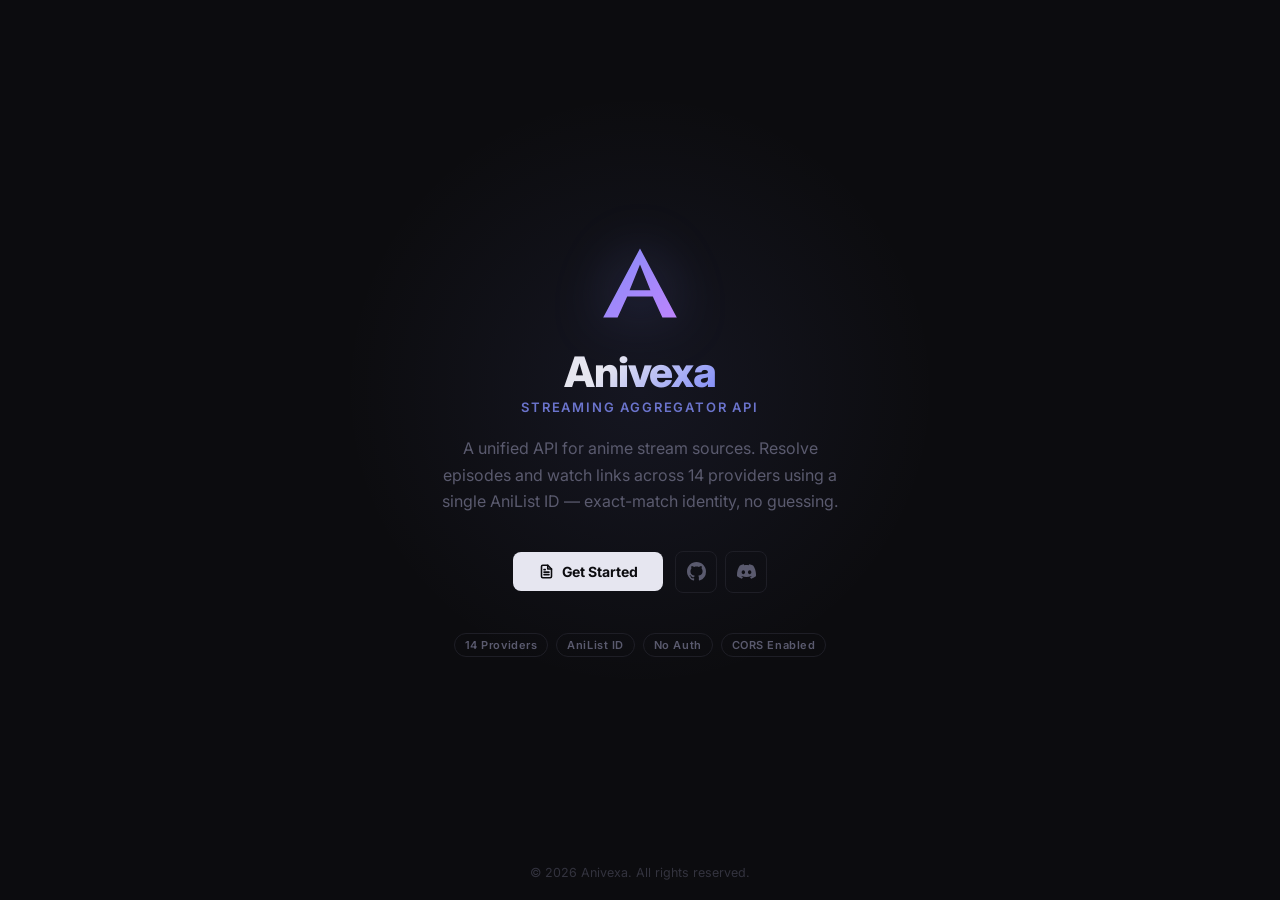
<file: docs/landing.html>
<!DOCTYPE html>
<html lang="en">
<head>
  <meta charset="UTF-8"/>
  <meta name="viewport" content="width=device-width, initial-scale=1.0"/>
  <title>Anivexa API</title>
  <link rel="icon" type="image/svg+xml" href="logo.svg"/>
  <link rel="preconnect" href="https://fonts.googleapis.com"/>
  <link rel="preconnect" href="https://fonts.gstatic.com" crossorigin/>
  <link href="https://fonts.googleapis.com/css2?family=Inter:wght@400;500;600;700;800&display=swap" rel="stylesheet"/>
  <style>
    *, *::before, *::after { box-sizing: border-box; margin: 0; padding: 0; }

    :root {
      --bg:       #0c0c0f;
      --border:   #1e1e26;
      --text:     #e6e6f0;
      --muted:    #5a5a6e;
      --accent:   #818cf8;
      --purple:   #c084fc;
      --surface:  rgba(255,255,255,.04);
    }

    html, body {
      height: 100%;
      background: var(--bg);
      color: var(--text);
      font-family: 'Inter', system-ui, sans-serif;
      -webkit-font-smoothing: antialiased;
      cursor: none;
    }

    a, button, [role="button"] { cursor: none; }

    .cursor-dot,
    .cursor-ring {
      position: fixed;
      top: 0; left: 0;
      pointer-events: none;
      z-index: 99999;
      will-change: transform;
      border-radius: 50%;
    }

    .cursor-dot {
      width: 6px; height: 6px;
      background: #818cf8;
      margin: -3px 0 0 -3px;
      box-shadow: 0 0 10px rgba(129,140,248,.8);
      transition: opacity .2s;
    }

    .cursor-ring {
      width: 36px; height: 36px;
      border: 1.5px solid rgba(129,140,248,.45);
      margin: -18px 0 0 -18px;
      transition: width .25s cubic-bezier(.22,1,.36,1),
                  height .25s cubic-bezier(.22,1,.36,1),
                  margin .25s cubic-bezier(.22,1,.36,1),
                  border-color .25s, background .25s, opacity .2s;
    }

    .cursor-ring.is-hovering {
      width: 52px; height: 52px;
      margin: -26px 0 0 -26px;
      border-color: rgba(129,140,248,.7);
      background: rgba(129,140,248,.06);
    }

    .cursor-dot.is-hovering  { opacity: 0; }
    .cursor-dot.is-hidden,
    .cursor-ring.is-hidden   { opacity: 0; }

    .cursor-ring.is-clicking {
      width: 28px; height: 28px;
      margin: -14px 0 0 -14px;
      border-color: rgba(129,140,248,.9);
      background: rgba(129,140,248,.12);
    }

    @media (prefers-reduced-motion: reduce) {
      .cursor-dot, .cursor-ring { display: none; }
      body { cursor: auto; }
    }

    body {
      display: flex;
      flex-direction: column;
      align-items: center;
      justify-content: center;
      min-height: 100vh;
      padding: 24px;
      position: relative;
      overflow: hidden;
    }

    .glow {
      position: absolute;
      width: 600px;
      height: 600px;
      border-radius: 50%;
      background: radial-gradient(circle, rgba(129,140,248,.08) 0%, transparent 70%);
      top: 50%;
      left: 50%;
      transform: translate(-50%, -60%);
      pointer-events: none;
    }

    .card {
      position: relative;
      display: flex;
      flex-direction: column;
      align-items: center;
      text-align: center;
      max-width: 520px;
      width: 100%;
      z-index: 1;
    }

    .logo {
      width: 80px;
      height: 80px;
      margin-bottom: 28px;
      filter: drop-shadow(0 0 28px rgba(129,140,248,.35));
    }

    h1 {
      font-size: 42px;
      font-weight: 800;
      letter-spacing: -1.2px;
      line-height: 1;
      margin-bottom: 6px;
      background: linear-gradient(135deg, #e6e6f0 30%, #818cf8 100%);
      -webkit-background-clip: text;
      -webkit-text-fill-color: transparent;
      background-clip: text;
    }

    .tagline {
      font-size: 13px;
      font-weight: 600;
      letter-spacing: .14em;
      text-transform: uppercase;
      color: var(--accent);
      margin-bottom: 20px;
      opacity: .8;
    }

    .desc {
      font-size: 16px;
      line-height: 1.65;
      color: var(--muted);
      max-width: 400px;
      margin-bottom: 36px;
    }

    .actions {
      display: flex;
      align-items: center;
      gap: 12px;
      flex-wrap: wrap;
      justify-content: center;
    }

    .btn-primary {
      display: inline-flex;
      align-items: center;
      gap: 8px;
      padding: 11px 26px;
      background: var(--text);
      color: var(--bg);
      font-size: 14px;
      font-weight: 700;
      border-radius: 8px;
      text-decoration: none;
      transition: opacity .15s, transform .15s;
      letter-spacing: -.1px;
    }

    .btn-primary:hover {
      opacity: .88;
      transform: translateY(-1px);
    }

    .btn-primary svg {
      flex-shrink: 0;
    }

    .icon-group {
      display: flex;
      align-items: center;
      gap: 8px;
    }

    .btn-icon {
      display: inline-flex;
      align-items: center;
      justify-content: center;
      width: 42px;
      height: 42px;
      border: 1px solid var(--border);
      border-radius: 8px;
      color: var(--muted);
      background: transparent;
      text-decoration: none;
      transition: color .15s, border-color .15s, background .15s, transform .15s;
    }

    .btn-icon:hover {
      color: var(--text);
      border-color: rgba(255,255,255,.15);
      background: var(--surface);
      transform: translateY(-1px);
    }

    .badge-row {
      display: flex;
      align-items: center;
      gap: 8px;
      margin-top: 40px;
      flex-wrap: wrap;
      justify-content: center;
    }

    .badge {
      font-size: 11px;
      font-weight: 600;
      letter-spacing: .05em;
      padding: 4px 10px;
      border-radius: 20px;
      border: 1px solid var(--border);
      color: var(--muted);
    }

    footer {
      position: fixed;
      bottom: 0; left: 0; right: 0;
      display: flex;
      align-items: center;
      justify-content: center;
      padding: 20px;
      font-size: 12.5px;
      color: var(--muted);
      opacity: .5;
      transition: opacity .2s;
    }

    footer:hover { opacity: 1; }

    @media (max-width: 480px) {
      h1 { font-size: 32px; }
      .logo { width: 64px; height: 64px; }
      .desc { font-size: 15px; }
    }
  </style>
</head>
<body>

<div class="cursor-dot"  id="cursorDot"  aria-hidden="true"></div>
<div class="cursor-ring" id="cursorRing" aria-hidden="true"></div>

<div class="glow"></div>

<div class="card">
  <img src="logo.svg" alt="Anivexa" class="logo"/>

  <h1>Anivexa</h1>
  <p class="tagline">Streaming Aggregator API</p>

  <p class="desc">
    A unified API for anime stream sources. Resolve episodes and watch links across 14 providers using a single AniList ID — exact-match identity, no guessing.
  </p>

  <div class="actions">
    <a href="/docs" class="btn-primary">
      <svg width="15" height="15" viewBox="0 0 24 24" fill="none" stroke="currentColor" stroke-width="2.5" stroke-linecap="round" stroke-linejoin="round">
        <path d="M14 2H6a2 2 0 0 0-2 2v16a2 2 0 0 0 2 2h12a2 2 0 0 0 2-2V8z"/>
        <polyline points="14 2 14 8 20 8"/>
        <line x1="16" y1="13" x2="8" y2="13"/>
        <line x1="16" y1="17" x2="8" y2="17"/>
        <polyline points="10 9 9 9 8 9"/>
      </svg>
      Get Started
    </a>

    <div class="icon-group">
      <a href="https://github.com/walterwhite-69/Anivexa-API/" target="_blank" rel="noopener noreferrer" class="btn-icon" aria-label="GitHub">
        <svg width="19" height="19" viewBox="0 0 24 24" fill="currentColor">
          <path d="M12 0C5.37 0 0 5.37 0 12c0 5.31 3.435 9.795 8.205 11.385.6.105.825-.255.825-.57 0-.285-.015-1.23-.015-2.235-3.015.555-3.795-.735-4.035-1.41-.135-.345-.72-1.41-1.23-1.695-.42-.225-1.02-.78-.015-.795.945-.015 1.62.87 1.845 1.23 1.08 1.815 2.805 1.305 3.495.99.105-.78.42-1.305.765-1.605-2.67-.3-5.46-1.335-5.46-5.925 0-1.305.465-2.385 1.23-3.225-.12-.3-.54-1.53.12-3.18 0 0 1.005-.315 3.3 1.23.96-.27 1.98-.405 3-.405s2.04.135 3 .405c2.295-1.56 3.3-1.23 3.3-1.23.66 1.65.24 2.88.12 3.18.765.84 1.23 1.905 1.23 3.225 0 4.605-2.805 5.625-5.475 5.925.435.375.81 1.095.81 2.22 0 1.605-.015 2.895-.015 3.3 0 .315.225.69.825.57A12.02 12.02 0 0024 12c0-6.63-5.37-12-12-12z"/>
        </svg>
      </a>

      <a href="https://discord.com/invite/MARQ9z9QSX" target="_blank" rel="noopener noreferrer" class="btn-icon" aria-label="Discord">
        <svg width="19" height="19" viewBox="0 0 24 24" fill="currentColor">
          <path d="M20.317 4.3698a19.7913 19.7913 0 00-4.8851-1.5152.0741.0741 0 00-.0785.0371c-.211.3753-.4447.8648-.6083 1.2498-1.8447-.2762-3.68-.2762-5.4868 0-.1636-.3933-.4058-.8745-.6177-1.2498a.077.077 0 00-.0785-.037 19.7363 19.7363 0 00-4.8852 1.515.0699.0699 0 00-.0321.0277C.5334 9.0458-.319 13.5799.0992 18.0578a.0824.0824 0 00.0312.0561c2.0528 1.5076 4.0413 2.4228 5.9929 3.0294a.0777.0777 0 00.0842-.0276c.4616-.6304.8731-1.2952 1.226-1.9942a.076.076 0 00-.0416-.1057c-.6528-.2476-1.2743-.5495-1.8722-.8923a.077.077 0 01-.0076-.1277c.1258-.0943.2517-.1923.3718-.2914a.0743.0743 0 01.0776-.0105c3.9278 1.7933 8.18 1.7933 12.0614 0a.0739.0739 0 01.0785.0095c.1202.099.246.1981.3728.2924a.077.077 0 01-.0066.1276 12.2986 12.2986 0 01-1.873.8914.0766.0766 0 00-.0407.1067c.3604.698.7719 1.3628 1.225 1.9932a.076.076 0 00.0842.0286c1.961-.6067 3.9495-1.5219 6.0023-3.0294a.077.077 0 00.0313-.0552c.5004-5.177-.8382-9.6739-3.5485-13.6604a.061.061 0 00-.0312-.0286zM8.02 15.3312c-1.1825 0-2.1569-1.0857-2.1569-2.419 0-1.3332.9555-2.4189 2.157-2.4189 1.2108 0 2.1757 1.0952 2.1568 2.419 0 1.3332-.9555 2.4189-2.1569 2.4189zm7.9748 0c-1.1825 0-2.1569-1.0857-2.1569-2.419 0-1.3332.9554-2.4189 2.1569-2.4189 1.2108 0 2.1757 1.0952 2.1568 2.419 0 1.3332-.946 2.4189-2.1568 2.4189Z"/>
        </svg>
      </a>
    </div>
  </div>

  <div class="badge-row">
    <span class="badge">14 Providers</span>
    <span class="badge">AniList ID</span>
    <span class="badge">No Auth</span>
    <span class="badge">CORS Enabled</span>
  </div>
</div>

<footer>© 2026 Anivexa. All rights reserved.</footer>

<script>
  (function () {
    const dot  = document.getElementById('cursorDot');
    const ring = document.getElementById('cursorRing');
    if (!dot || !ring) return;

    let mx = -200, my = -200, rx = -200, ry = -200, visible = false;
    const LERP = 0.22;
    const INTERACTIVES = 'a, button, [role="button"]';

    (function tick() {
      rx += (mx - rx) * LERP;
      ry += (my - ry) * LERP;
      dot.style.transform  = `translate(${mx}px,${my}px)`;
      ring.style.transform = `translate(${Math.round(rx * 10) / 10}px,${Math.round(ry * 10) / 10}px)`;
      requestAnimationFrame(tick);
    })();

    document.addEventListener('mousemove', e => {
      mx = e.clientX; my = e.clientY;
      if (!visible) { visible = true; rx = mx; ry = my; dot.classList.remove('is-hidden'); ring.classList.remove('is-hidden'); }
    }, { passive: true });

    document.addEventListener('mouseleave', () => { dot.classList.add('is-hidden');    ring.classList.add('is-hidden');    visible = false; }, { passive: true });
    document.addEventListener('mouseenter', () => { dot.classList.remove('is-hidden'); ring.classList.remove('is-hidden'); visible = true;  }, { passive: true });
    document.addEventListener('mousedown',  () => { ring.classList.add('is-clicking');    ring.classList.remove('is-hovering'); }, { passive: true });
    document.addEventListener('mouseup',    () => { ring.classList.remove('is-clicking'); }, { passive: true });
    document.addEventListener('mouseover',  e => { if (e.target.closest(INTERACTIVES)) { dot.classList.add('is-hovering');    ring.classList.add('is-hovering');    } }, { passive: true });
    document.addEventListener('mouseout',   e => { if (e.target.closest(INTERACTIVES)) { dot.classList.remove('is-hovering'); ring.classList.remove('is-hovering'); } }, { passive: true });

    window.addEventListener('touchstart', () => { dot.style.display = 'none'; ring.style.display = 'none'; document.body.style.cursor = ''; }, { once: true, passive: true });
  })();
</script>
</body>
</html>
</file>
<file: docs/style.css>
*, *::before, *::after { box-sizing: border-box; margin: 0; padding: 0; }

:root {
  --bg:           #09090d;
  --sidebar:      #0d0d12;
  --border:       #1c1c26;
  --border-hi:    #2a2a3a;
  --surface:      #111118;
  --surface-hi:   #16161f;
  --text:         #eaeaf4;
  --muted:        #63637a;
  --faint:        #1e1e2a;
  --accent:       #818cf8;
  --accent-dim:   rgba(129,140,248,.1);
  --accent-glow:  rgba(129,140,248,.18);
  --accent-mid:   rgba(129,140,248,.06);
  --green:        #4ade80;
  --green-dim:    rgba(74,222,128,.1);
  --purple:       #c084fc;
  --purple-dim:   rgba(192,132,252,.1);
  --sidebar-w:    264px;
  --header-h:     56px;
  --radius:       10px;
  --font:         'Inter', system-ui, sans-serif;
  --mono:         'JetBrains Mono', 'Fira Code', monospace;
}

html { scroll-behavior: smooth; }

body {
  background: var(--bg);
  color: var(--text);
  font-family: var(--font);
  font-size: 15px;
  line-height: 1.7;
  -webkit-font-smoothing: antialiased;
  overflow-x: hidden;
}

a { color: var(--accent); text-decoration: none; }
a:hover { text-decoration: underline; }

.bg-orbs {
  position: fixed;
  inset: 0;
  overflow: hidden;
  pointer-events: none;
  z-index: 0;
}

.bg-orb {
  position: absolute;
  border-radius: 50%;
  filter: blur(90px);
  will-change: transform;
}

.bg-orb-1 {
  width: 640px; height: 640px;
  background: radial-gradient(circle, rgba(129,140,248,.11) 0%, transparent 70%);
  top: -8%; left: 15%;
  animation: orbFloat1 18s ease-in-out infinite;
}

.bg-orb-2 {
  width: 480px; height: 480px;
  background: radial-gradient(circle, rgba(192,132,252,.08) 0%, transparent 70%);
  top: 35%; right: -8%;
  animation: orbFloat2 22s ease-in-out infinite;
}

.bg-orb-3 {
  width: 360px; height: 360px;
  background: radial-gradient(circle, rgba(74,222,128,.06) 0%, transparent 70%);
  bottom: 8%; left: 28%;
  animation: orbFloat3 26s ease-in-out infinite;
}

@keyframes orbFloat1 {
  0%,100% { transform: translate(0,0); }
  33%     { transform: translate(30px,-40px); }
  66%     { transform: translate(-20px,25px); }
}
@keyframes orbFloat2 {
  0%,100% { transform: translate(0,0); }
  40%     { transform: translate(-35px,30px); }
  70%     { transform: translate(20px,-20px); }
}
@keyframes orbFloat3 {
  0%,100% { transform: translate(0,0); }
  30%     { transform: translate(25px,-30px); }
  65%     { transform: translate(-15px,20px); }
}

.layout {
  display: flex;
  min-height: 100vh;
  position: relative;
  z-index: 1;
}

.sidebar {
  position: fixed;
  top: 0; left: 0;
  width: var(--sidebar-w);
  height: 100vh;
  background: rgba(13,13,18,.92);
  backdrop-filter: blur(24px) saturate(180%);
  -webkit-backdrop-filter: blur(24px) saturate(180%);
  border-right: 1px solid var(--border);
  display: flex;
  flex-direction: column;
  overflow-y: auto;
  z-index: 100;
  scrollbar-width: thin;
  scrollbar-color: var(--faint) transparent;
}

.sidebar::after {
  content: '';
  position: absolute;
  top: 0; right: 0;
  width: 1px;
  height: 100%;
  background: linear-gradient(to bottom, transparent, rgba(129,140,248,.15) 30%, rgba(129,140,248,.15) 70%, transparent);
  pointer-events: none;
}

.sidebar::-webkit-scrollbar { width: 4px; }
.sidebar::-webkit-scrollbar-track { background: transparent; }
.sidebar::-webkit-scrollbar-thumb { background: var(--faint); border-radius: 4px; }

.logo {
  display: flex;
  align-items: center;
  gap: 10px;
  padding: 20px 20px 16px;
  border-bottom: 1px solid var(--border);
  position: relative;
}

.logo::before {
  content: '';
  position: absolute;
  inset: 0;
  background: linear-gradient(135deg, rgba(129,140,248,.05), transparent 60%);
  pointer-events: none;
}

.logo img {
  width: 28px; height: 28px;
  flex-shrink: 0;
  filter: drop-shadow(0 0 10px rgba(129,140,248,.4));
  animation: logoPulse 4s ease-in-out infinite;
}

@keyframes logoPulse {
  0%,100% { filter: drop-shadow(0 0 10px rgba(129,140,248,.4)); }
  50%     { filter: drop-shadow(0 0 18px rgba(129,140,248,.65)); }
}

.logo-text {
  font-size: 15px;
  font-weight: 700;
  letter-spacing: -.3px;
  color: var(--text);
}

.logo-version {
  font-size: 10px;
  font-weight: 600;
  color: var(--accent);
  background: var(--accent-dim);
  border: 1px solid rgba(129,140,248,.2);
  padding: 2px 7px;
  border-radius: 20px;
  margin-left: auto;
  flex-shrink: 0;
  letter-spacing: .04em;
}

.nav { padding: 12px 0 24px; flex: 1; }

.nav-section {
  padding: 0 12px;
  margin-bottom: 4px;
}

.nav-label {
  font-size: 10px;
  font-weight: 700;
  letter-spacing: .1em;
  text-transform: uppercase;
  color: var(--muted);
  padding: 16px 8px 6px;
}

.nav-item {
  display: flex;
  align-items: center;
  padding: 6px 8px;
  border-radius: 7px;
  font-size: 13.5px;
  color: var(--muted);
  cursor: pointer;
  transition: color .15s, background .15s, transform .15s;
  white-space: nowrap;
  overflow: hidden;
  text-overflow: ellipsis;
  position: relative;
}

.nav-item:hover {
  color: var(--text);
  background: var(--faint);
  text-decoration: none;
  transform: translateX(2px);
}

.nav-item.active {
  color: var(--accent);
  background: var(--accent-dim);
}

.nav-item.active::before {
  content: '';
  position: absolute;
  left: 0; top: 20%; bottom: 20%;
  width: 2px;
  background: var(--accent);
  border-radius: 2px;
  box-shadow: 0 0 8px var(--accent);
}

.nav-item .method {
  font-size: 10px;
  font-family: var(--mono);
  font-weight: 600;
  color: var(--green);
  background: var(--green-dim);
  border: 1px solid rgba(74,222,128,.15);
  padding: 1px 5px;
  border-radius: 4px;
  margin-right: 7px;
  flex-shrink: 0;
}

.main {
  margin-left: var(--sidebar-w);
  min-width: 0;
  flex: 1;
  padding: 64px max(40px, calc((100% - 820px) / 2));
}

.topbar {
  display: none;
  position: fixed;
  top: 0; left: 0; right: 0;
  height: var(--header-h);
  background: rgba(9,9,13,.95);
  backdrop-filter: blur(20px) saturate(180%);
  -webkit-backdrop-filter: blur(20px) saturate(180%);
  border-bottom: 1px solid var(--border);
  align-items: center;
  padding: 0 16px;
  gap: 12px;
  z-index: 200;
}

.topbar img { width: 24px; height: 24px; }
.topbar-title { font-size: 15px; font-weight: 700; color: var(--text); }

.menu-btn {
  margin-left: auto;
  background: none;
  border: 1px solid var(--border);
  border-radius: 7px;
  padding: 6px 8px;
  color: var(--text);
  cursor: pointer;
  display: flex;
  flex-direction: column;
  align-items: center;
  gap: 4px;
  transition: border-color .2s, background .2s;
}

.menu-btn:hover {
  border-color: var(--accent);
  background: var(--accent-dim);
}

.menu-btn span {
  display: block;
  width: 16px; height: 2px;
  background: var(--text);
  border-radius: 2px;
  transition: transform .3s cubic-bezier(.22,1,.36,1), opacity .2s;
}

.menu-btn.active span:nth-child(1) { transform: rotate(45deg) translate(4px, 4px); }
.menu-btn.active span:nth-child(2) { opacity: 0; }
.menu-btn.active span:nth-child(3) { transform: rotate(-45deg) translate(4px, -4px); }

.section {
  margin-bottom: 80px;
  scroll-margin-top: 32px;
  opacity: 0;
  transform: translateY(28px);
  transition: opacity .55s cubic-bezier(.22,1,.36,1), transform .55s cubic-bezier(.22,1,.36,1);
}

.section.visible {
  opacity: 1;
  transform: translateY(0);
}

.section-hero { margin-bottom: 72px; }

.hero-logo {
  width: 56px; height: 56px;
  margin-bottom: 24px;
  filter: drop-shadow(0 0 24px rgba(129,140,248,.5));
  animation: heroFloat 5s ease-in-out infinite;
  transform-style: preserve-3d;
}

@keyframes heroFloat {
  0%,100% { transform: translateY(0) rotateY(0deg); }
  50%     { transform: translateY(-6px) rotateY(8deg); }
}

h1 {
  font-size: 36px;
  font-weight: 800;
  letter-spacing: -.8px;
  line-height: 1.15;
  margin-bottom: 14px;
  background: linear-gradient(135deg, #eaeaf4 0%, #818cf8 55%, #c084fc 100%);
  -webkit-background-clip: text;
  -webkit-text-fill-color: transparent;
  background-clip: text;
}

h2 {
  font-size: 20px;
  font-weight: 700;
  letter-spacing: -.3px;
  color: var(--text);
  margin-bottom: 18px;
  padding-bottom: 13px;
  border-bottom: 1px solid var(--border);
  position: relative;
}

h2::after {
  content: '';
  position: absolute;
  bottom: -1px; left: 0;
  width: 40px; height: 1px;
  background: var(--accent);
  box-shadow: 0 0 8px var(--accent);
  border-radius: 2px;
}

h3 {
  font-size: 15px;
  font-weight: 600;
  color: var(--text);
  margin: 24px 0 8px;
}

p { color: var(--muted); margin-bottom: 16px; }
p:last-child { margin-bottom: 0; }

.endpoint {
  background: var(--surface);
  border: 1px solid var(--border);
  border-radius: var(--radius);
  margin-bottom: 20px;
  overflow: hidden;
  transition: border-color .2s, box-shadow .2s, transform .2s;
  transform: perspective(1000px) rotateX(var(--rx,0deg)) rotateY(var(--ry,0deg)) translateZ(0);
}

.endpoint:hover {
  border-color: var(--border-hi);
  box-shadow: 0 8px 40px rgba(0,0,0,.35), 0 0 0 1px rgba(129,140,248,.06);
}

.endpoint-head {
  display: flex;
  align-items: center;
  gap: 12px;
  padding: 14px 18px;
  border-bottom: 1px solid var(--border);
  background: linear-gradient(135deg, var(--sidebar) 0%, rgba(22,22,32,1) 100%);
  position: relative;
}

.endpoint-head::before {
  content: '';
  position: absolute;
  inset: 0;
  background: linear-gradient(90deg, rgba(129,140,248,.03) 0%, transparent 100%);
  pointer-events: none;
}

.method-pill {
  font-family: var(--mono);
  font-size: 11px;
  font-weight: 700;
  padding: 3px 9px;
  border-radius: 5px;
  flex-shrink: 0;
  letter-spacing: .04em;
}

.method-pill.get {
  color: var(--green);
  background: var(--green-dim);
  border: 1px solid rgba(74,222,128,.2);
}

.endpoint-path {
  font-family: var(--mono);
  font-size: 13.5px;
  color: var(--text);
  font-weight: 500;
  word-break: break-all;
}

.endpoint-path .param { color: var(--accent); }

.try-btn {
  margin-left: auto;
  flex-shrink: 0;
  font-size: 12px;
  font-weight: 600;
  color: var(--accent);
  background: var(--accent-dim);
  border: 1px solid rgba(129,140,248,.18);
  border-radius: 6px;
  padding: 4px 11px;
  white-space: nowrap;
  transition: background .15s, border-color .15s, box-shadow .15s;
  text-decoration: none;
}

.try-btn:hover {
  background: rgba(129,140,248,.18);
  border-color: rgba(129,140,248,.4);
  box-shadow: 0 0 12px rgba(129,140,248,.2);
  text-decoration: none;
}

.endpoint-body { padding: 16px 18px; }

.endpoint-desc {
  color: var(--muted);
  font-size: 14px;
  margin-bottom: 14px;
}

.params-table {
  width: 100%;
  border-collapse: collapse;
  font-size: 13.5px;
  margin-bottom: 16px;
}

.params-table th {
  text-align: left;
  padding: 8px 12px;
  font-size: 11px;
  font-weight: 700;
  letter-spacing: .06em;
  text-transform: uppercase;
  color: var(--muted);
  border-bottom: 1px solid var(--border);
}

.params-table td {
  padding: 9px 12px;
  border-bottom: 1px solid var(--faint);
  vertical-align: top;
}

.params-table tr:last-child td { border-bottom: none; }

.param-name {
  font-family: var(--mono);
  font-size: 12.5px;
  color: var(--accent);
  white-space: nowrap;
}

.param-type {
  font-family: var(--mono);
  font-size: 11.5px;
  color: var(--purple);
  white-space: nowrap;
}

.param-desc { color: var(--muted); }

.code-label {
  font-size: 11px;
  font-weight: 600;
  text-transform: uppercase;
  letter-spacing: .07em;
  color: var(--muted);
  padding: 10px 18px 6px;
  background: var(--surface);
  border-top: 1px solid var(--border);
  display: flex;
  align-items: center;
  justify-content: space-between;
}

pre {
  background: var(--surface);
  padding: 14px 18px 18px;
  overflow-x: auto;
  scrollbar-width: thin;
  scrollbar-color: var(--faint) transparent;
  position: relative;
  transition: background .2s;
}

pre:hover { background: var(--surface-hi); }

pre::-webkit-scrollbar { height: 4px; }
pre::-webkit-scrollbar-track { background: transparent; }
pre::-webkit-scrollbar-thumb { background: var(--faint); border-radius: 4px; }

code {
  font-family: var(--mono);
  font-size: 12.5px;
  line-height: 1.7;
  color: var(--text);
}

.k { color: #c084fc; }
.s { color: #86efac; }
.n { color: #818cf8; }
.p { color: #555568; }
.b { color: #fb923c; }

.copy-btn {
  position: absolute;
  top: 10px; right: 12px;
  font-size: 11px;
  font-weight: 600;
  font-family: var(--font);
  color: var(--muted);
  background: var(--faint);
  border: 1px solid var(--border);
  border-radius: 5px;
  padding: 3px 9px;
  cursor: pointer;
  opacity: 0;
  transition: opacity .2s, color .15s, background .15s;
  z-index: 2;
}

pre:hover .copy-btn { opacity: 1; }

.copy-btn:hover {
  color: var(--text);
  background: var(--border-hi);
  border-color: var(--border-hi);
}

.copy-btn.copied {
  color: var(--green);
  border-color: rgba(74,222,128,.3);
  background: var(--green-dim);
  opacity: 1;
}

.provider-grid {
  display: grid;
  grid-template-columns: repeat(auto-fill, minmax(170px, 1fr));
  gap: 12px;
  margin-top: 18px;
}

.provider-card {
  background: var(--surface);
  border: 1px solid var(--border);
  border-radius: var(--radius);
  padding: 16px 18px;
  transition: border-color .2s, box-shadow .2s;
  transform: perspective(600px) rotateX(var(--rx,0deg)) rotateY(var(--ry,0deg));
  will-change: transform;
  cursor: default;
}

.provider-card:hover {
  border-color: rgba(129,140,248,.35);
  box-shadow: 0 6px 28px rgba(0,0,0,.3), 0 0 0 1px rgba(129,140,248,.08), inset 0 1px 0 rgba(129,140,248,.06);
}

.provider-name {
  font-family: var(--mono);
  font-size: 13px;
  font-weight: 600;
  color: var(--text);
  margin-bottom: 5px;
}

.provider-meta {
  font-size: 12px;
  color: var(--muted);
}

.callout {
  display: flex;
  gap: 12px;
  background: linear-gradient(135deg, rgba(129,140,248,.08) 0%, rgba(129,140,248,.04) 100%);
  border: 1px solid rgba(129,140,248,.18);
  border-radius: var(--radius);
  padding: 14px 18px;
  margin-bottom: 24px;
  font-size: 13.5px;
  color: var(--text);
  position: relative;
  overflow: hidden;
}

.callout::before {
  content: '';
  position: absolute;
  top: 0; left: 0;
  width: 3px; height: 100%;
  background: linear-gradient(to bottom, var(--accent), var(--purple));
  border-radius: 2px 0 0 2px;
}

.callout-icon { flex-shrink: 0; font-size: 15px; }

.divider {
  border: none;
  height: 1px;
  background: linear-gradient(to right, transparent, var(--border) 20%, var(--border) 80%, transparent);
  margin: 56px 0;
}

.overlay {
  display: none;
  position: fixed;
  inset: 0;
  background: transparent;
  z-index: 90;
}

.overlay.open { display: block; }

.provider-grid .provider-card { transition-delay: calc(var(--i, 0) * 40ms); }

@media (max-width: 768px) {
  :root { --sidebar-w: 280px; }

  .topbar { display: flex; }

  .sidebar {
    transform: translateX(-100%);
    transition: transform .28s cubic-bezier(.4,0,.2,1);
    background: var(--sidebar);
    backdrop-filter: none;
    -webkit-backdrop-filter: none;
    -webkit-overflow-scrolling: touch;
    overscroll-behavior: contain;
  }

  .sidebar.open {
    transform: translateX(0);
    box-shadow: 4px 0 24px rgba(0,0,0,.5);
  }

  .main {
    margin-left: 0;
    padding: calc(var(--header-h) + 32px) 20px 48px;
  }

  h1 { font-size: 26px; }
  h2 { font-size: 17px; }
  .bg-orb-2, .bg-orb-3 { display: none; }

  .endpoint { transform: none !important; }
  .provider-card { transform: none !important; }
}

@media (min-width: 769px) and (max-width: 1100px) {
  .main { padding: 52px 36px; }
}

body, a, button, label, [role="button"] { cursor: none; }

.cursor-dot,
.cursor-ring {
  position: fixed;
  top: 0; left: 0;
  pointer-events: none;
  z-index: 99999;
  will-change: transform;
  border-radius: 50%;
}

.cursor-dot {
  width: 6px; height: 6px;
  background: var(--accent);
  margin: -3px 0 0 -3px;
  box-shadow: 0 0 10px rgba(129,140,248,.8);
  transition: opacity .2s, transform .1s;
}

.cursor-ring {
  width: 36px; height: 36px;
  border: 1.5px solid rgba(129,140,248,.45);
  margin: -18px 0 0 -18px;
  transition: width .25s cubic-bezier(.22,1,.36,1),
              height .25s cubic-bezier(.22,1,.36,1),
              margin .25s cubic-bezier(.22,1,.36,1),
              border-color .25s,
              background .25s,
              opacity .2s;
}

.cursor-ring.is-hovering {
  width: 52px; height: 52px;
  margin: -26px 0 0 -26px;
  border-color: rgba(129,140,248,.7);
  background: rgba(129,140,248,.06);
}

.cursor-dot.is-hovering { opacity: 0; }

.cursor-dot.is-hidden,
.cursor-ring.is-hidden  { opacity: 0; }

.cursor-ring.is-clicking {
  width: 28px; height: 28px;
  margin: -14px 0 0 -14px;
  border-color: rgba(129,140,248,.9);
  background: rgba(129,140,248,.12);
}

input, textarea, select { cursor: text; }

@media (prefers-reduced-motion: reduce) {
  .section { opacity: 1; transform: none; transition: none; }
  .hero-logo, .logo img { animation: none; }
  .bg-orb { animation: none; }
  .provider-card, .endpoint { transform: none !important; }
}
</file>
